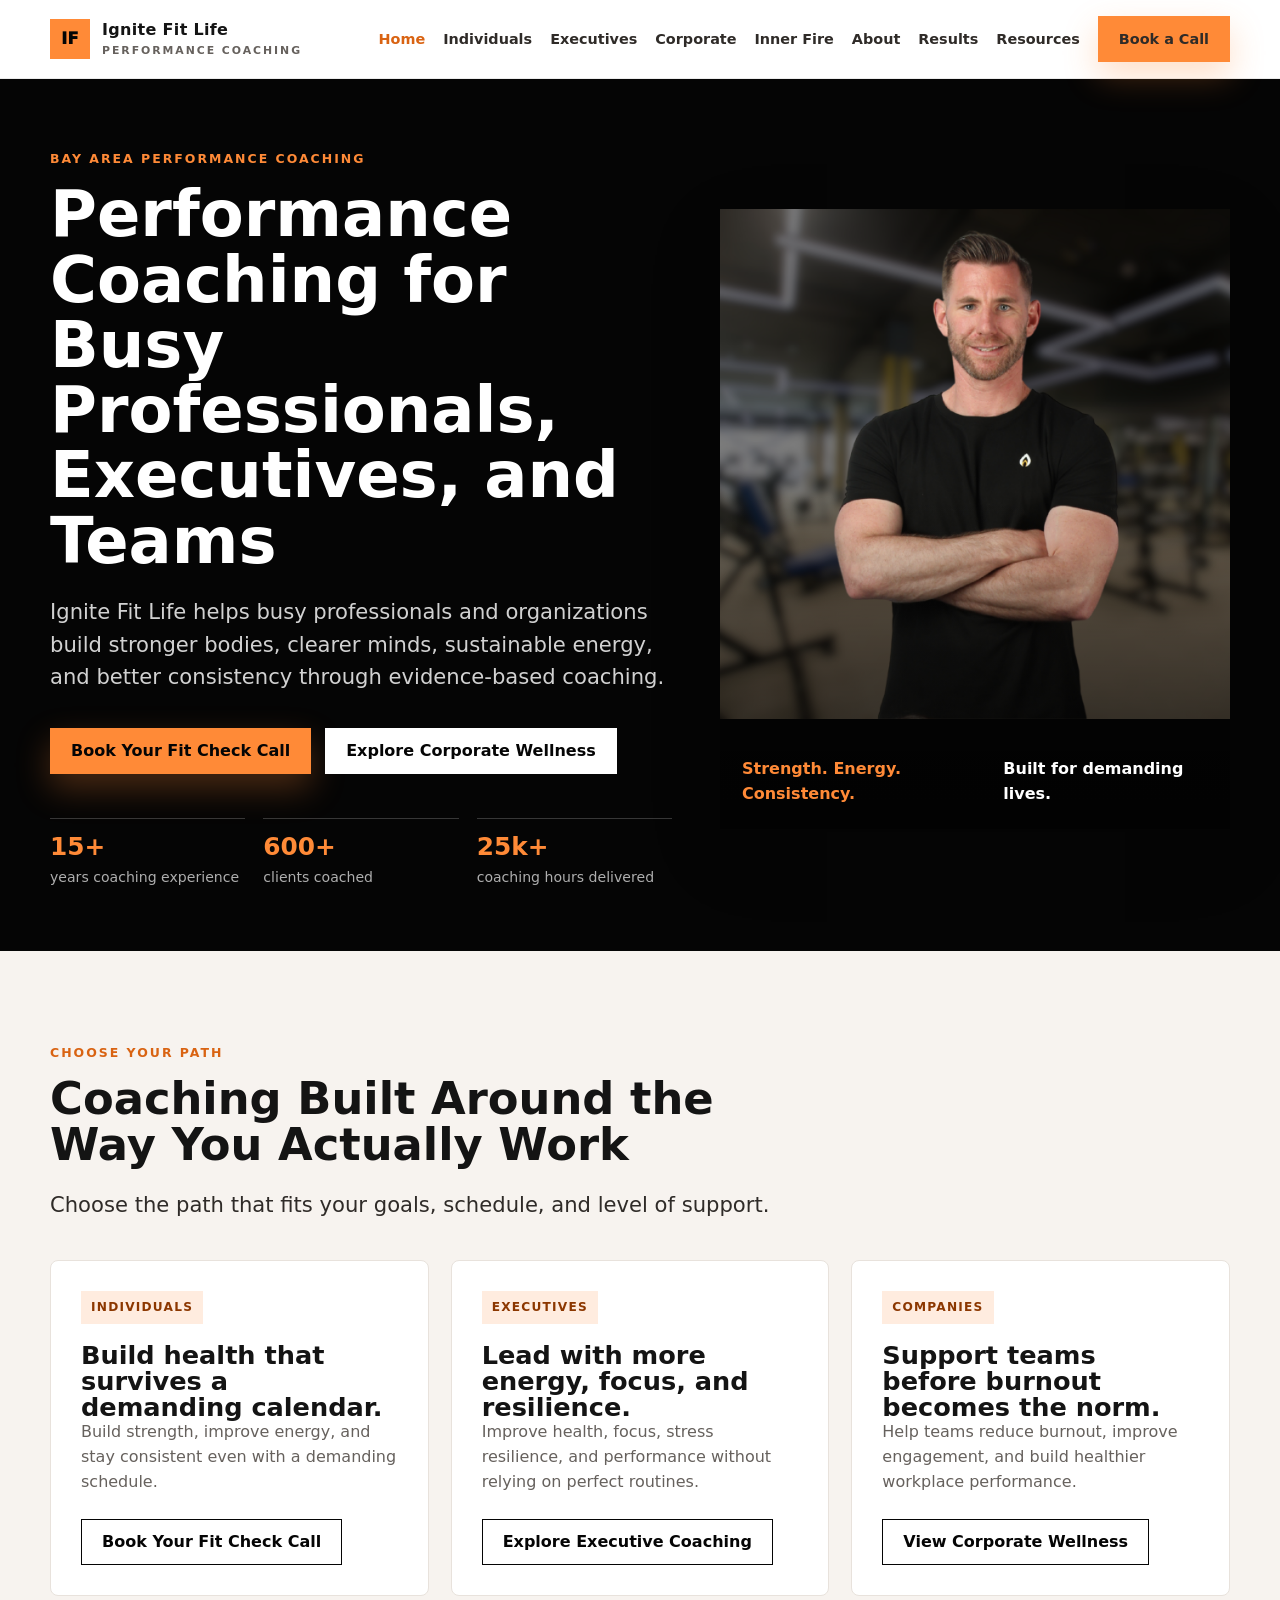
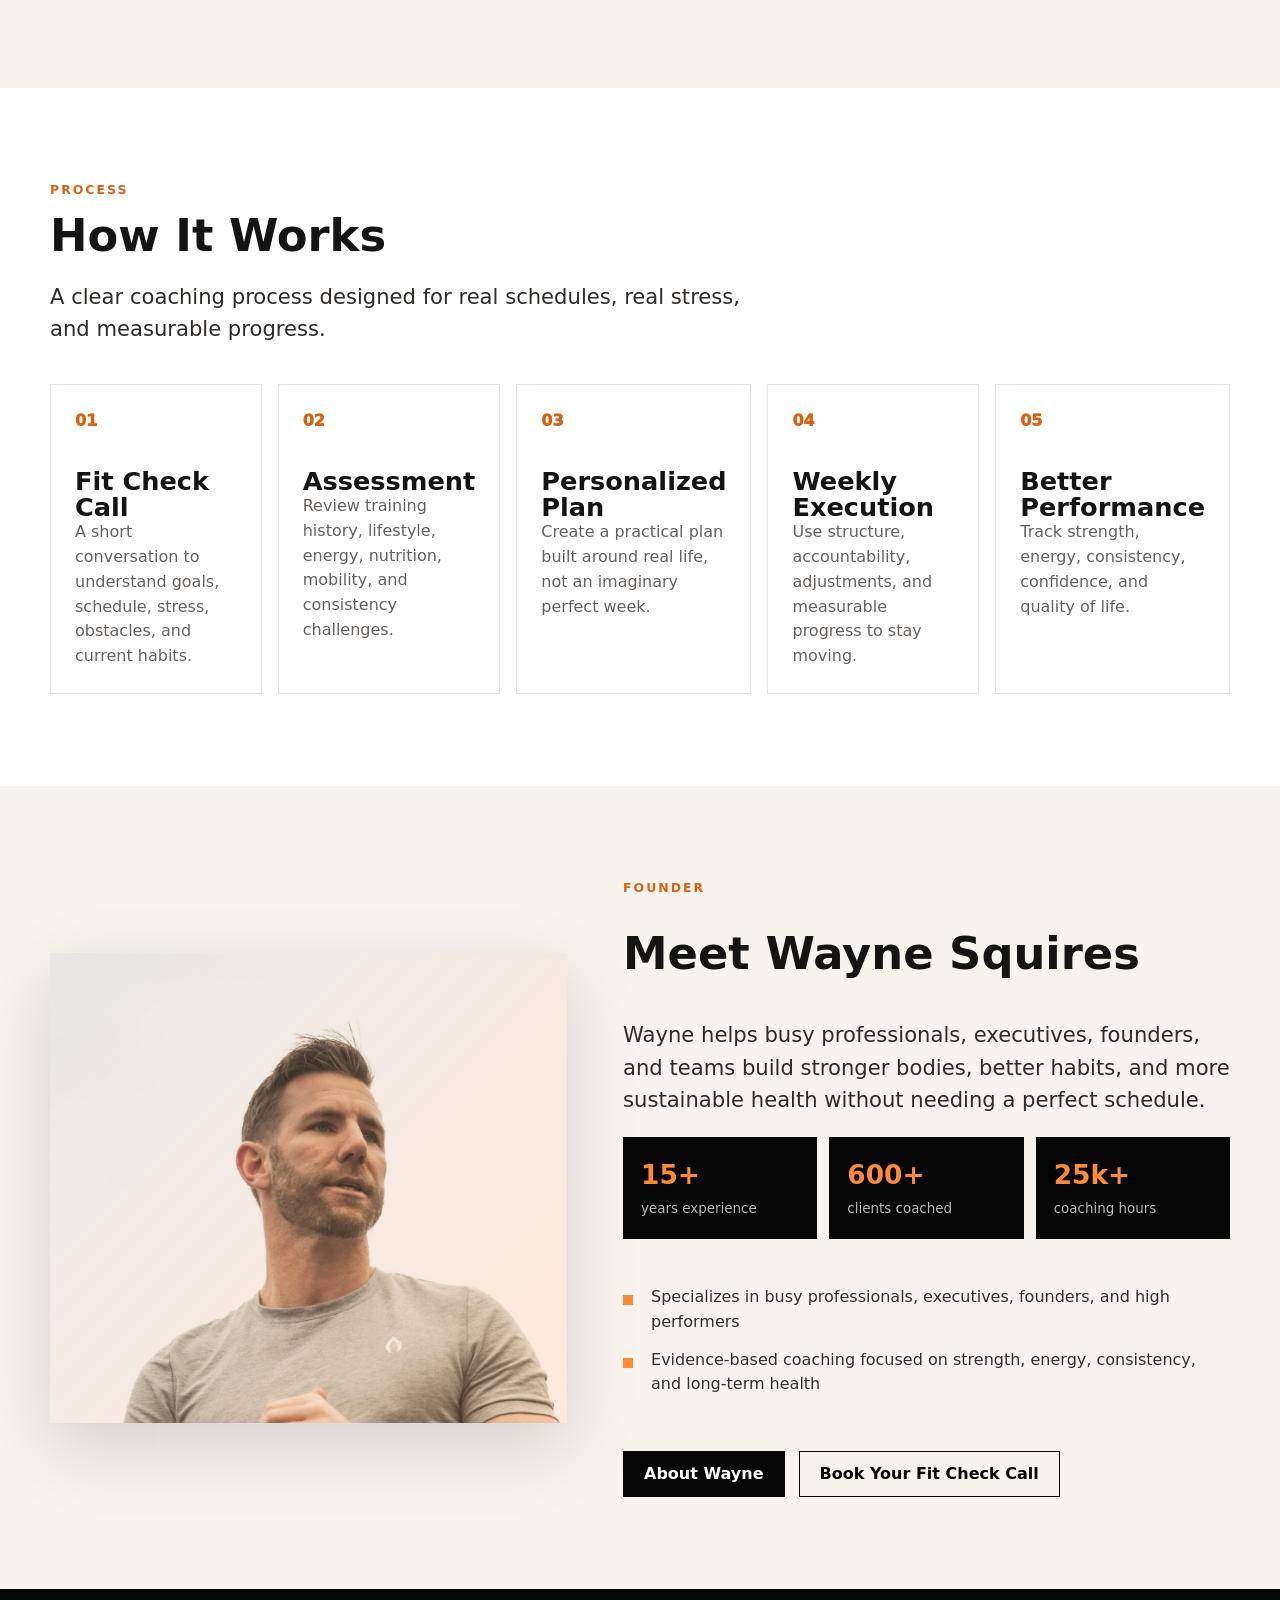
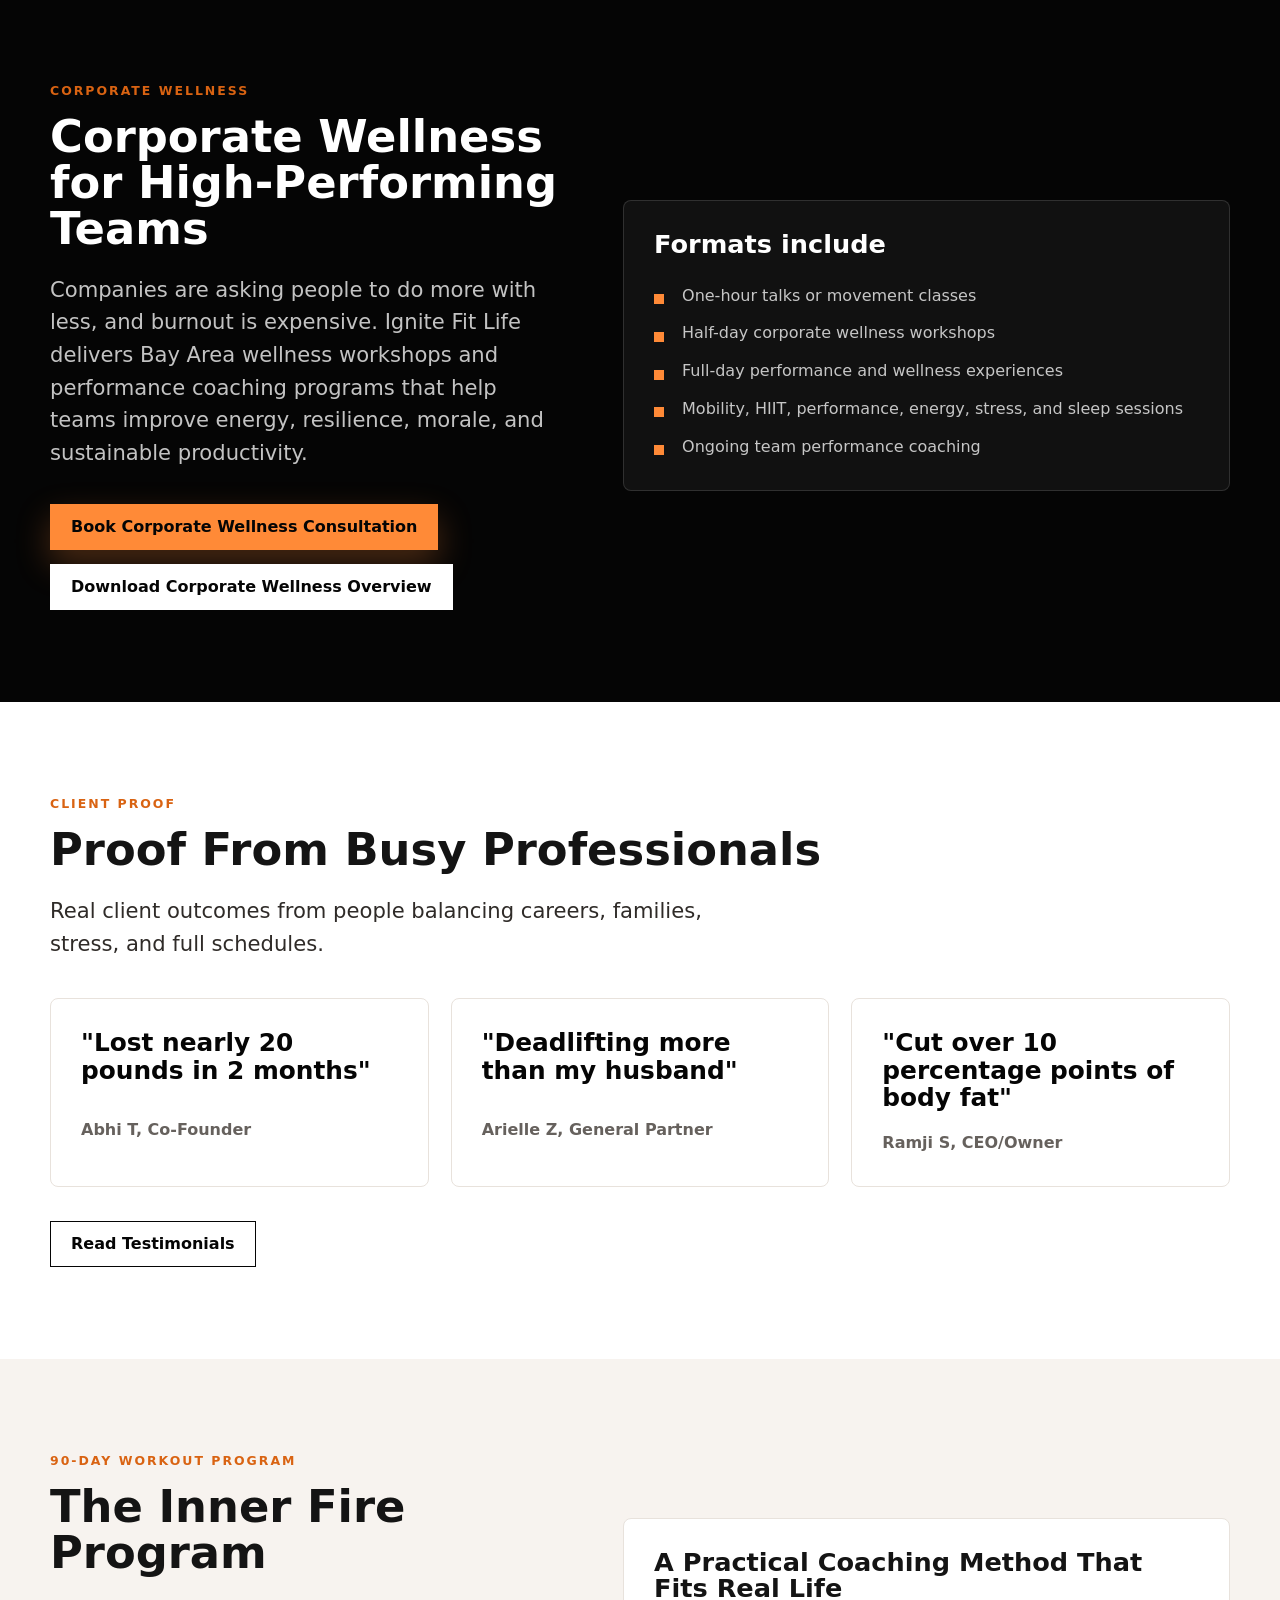
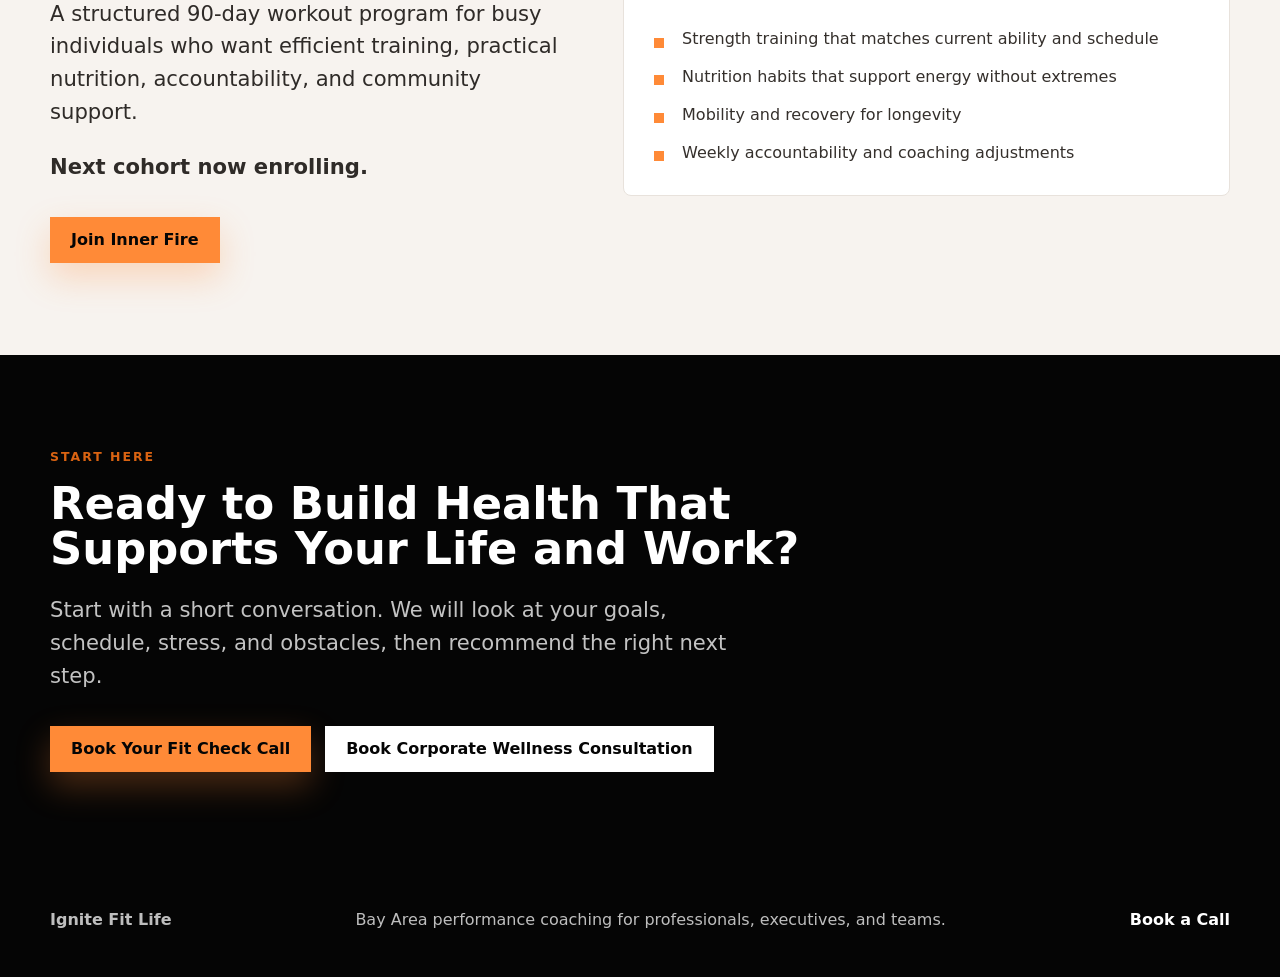
<file: index.html>
<!doctype html>
<html lang="en">
<head>
  <meta charset="utf-8">
  <meta name="viewport" content="width=device-width, initial-scale=1">
  <title>Ignite Fit Life | Executive Fitness Coaching & Corporate Wellness Bay Area</title>
  <meta name="description" content="Performance coaching for busy professionals, founders, executives, and teams in the San Francisco Bay Area.">
  <link rel="stylesheet" href="styles.css">
</head>
<body>
  <header class="site-header">
    <div class="nav-wrap">
      <a class="brand" href="index.html" aria-label="Ignite Fit Life home"><span class="brand-mark">IF</span><span>Ignite Fit Life<small>Performance Coaching</small></span></a>
      <button class="nav-toggle" aria-label="Open navigation" aria-expanded="false">+</button>
      <nav class="main-nav" aria-label="Main navigation">
        <a aria-current="page" href="index.html">Home</a>
        <a href="individual-coaching.html">Individuals</a>
        <a href="executive-performance-coaching.html">Executives</a>
        <a href="corporate-wellness.html">Corporate</a>
        <a href="inner-fire-program.html">Inner Fire</a>
        <a href="about-wayne.html">About</a>
        <a href="testimonials.html">Results</a>
        <a href="blog-resources.html">Resources</a>
        <a class="nav-cta" href="contact-book-call.html">Book a Call</a>
      </nav>
    </div>
  </header>

  <main>
    <section class="hero">
      <div class="hero-inner">
        <div>
          <p class="eyebrow">Bay Area performance coaching</p>
          <h1>Performance Coaching for Busy Professionals, Executives, and Teams</h1>
          <p class="lead">Ignite Fit Life helps busy professionals and organizations build stronger bodies, clearer minds, sustainable energy, and better consistency through evidence-based coaching.</p>
          <div class="hero-actions">
            <a class="button" href="https://coachingignitefitlife.com/schedule-page-9878" target="_blank" rel="noopener">Book Your Fit Check Call</a>
            <a class="button secondary" href="corporate-wellness.html">Explore Corporate Wellness</a>
          </div>
          <div class="hero-proof" aria-label="Coaching credibility">
            <div class="metric"><strong>15+</strong><span>years coaching experience</span></div>
            <div class="metric"><strong>600+</strong><span>clients coached</span></div>
            <div class="metric"><strong>25k+</strong><span>coaching hours delivered</span></div>
          </div>
        </div>
        <div class="hero-media">
          <img src="assets/wayne-hero.png" alt="Wayne Squires, founder of Ignite Fit Life, in a premium training space">
          <div class="media-note"><span>Strength. Energy. Consistency.</span><b>Built for demanding lives.</b></div>
        </div>
      </div>
    </section>

    <section class="section soft">
      <div class="container">
        <p class="eyebrow">Choose your path</p>
        <h2>Coaching Built Around the Way You Actually Work</h2>
        <p class="lead">Choose the path that fits your goals, schedule, and level of support.</p>
        <div class="grid three" style="margin-top:38px">
          <article class="card">
            <span class="tag">Individuals</span>
            <h3>Build health that survives a demanding calendar.</h3>
            <p>Build strength, improve energy, and stay consistent even with a demanding schedule.</p>
            <a class="button outline" href="https://coachingignitefitlife.com/schedule-page-9878" target="_blank" rel="noopener">Book Your Fit Check Call</a>
          </article>
          <article class="card">
            <span class="tag">Executives</span>
            <h3>Lead with more energy, focus, and resilience.</h3>
            <p>Improve health, focus, stress resilience, and performance without relying on perfect routines.</p>
            <a class="button outline" href="executive-performance-coaching.html">Explore Executive Coaching</a>
          </article>
          <article class="card">
            <span class="tag">Companies</span>
            <h3>Support teams before burnout becomes the norm.</h3>
            <p>Help teams reduce burnout, improve engagement, and build healthier workplace performance.</p>
            <a class="button outline" href="corporate-wellness.html">View Corporate Wellness</a>
          </article>
        </div>
      </div>
    </section>

    <section class="section">
      <div class="container">
        <p class="eyebrow">Process</p>
        <h2>How It Works</h2>
        <p class="lead">A clear coaching process designed for real schedules, real stress, and measurable progress.</p>
        <div class="timeline">
          <div class="step"><h3>Fit Check Call</h3><p class="muted">A short conversation to understand goals, schedule, stress, obstacles, and current habits.</p></div>
          <div class="step"><h3>Assessment</h3><p class="muted">Review training history, lifestyle, energy, nutrition, mobility, and consistency challenges.</p></div>
          <div class="step"><h3>Personalized Plan</h3><p class="muted">Create a practical plan built around real life, not an imaginary perfect week.</p></div>
          <div class="step"><h3>Weekly Execution</h3><p class="muted">Use structure, accountability, adjustments, and measurable progress to stay moving.</p></div>
          <div class="step"><h3>Better Performance</h3><p class="muted">Track strength, energy, consistency, confidence, and quality of life.</p></div>
        </div>
      </div>
    </section>

    <section class="section soft">
      <div class="container split">
        <div class="image-block" role="img" aria-label="Wayne Squires coaching a busy professional in San Francisco"></div>
        <div class="profile-panel">
          <p class="eyebrow">Founder</p>
          <h2>Meet Wayne Squires</h2>
          <p class="lead">Wayne helps busy professionals, executives, founders, and teams build stronger bodies, better habits, and more sustainable health without needing a perfect schedule.</p>
          <div class="stat-grid">
            <div class="stat"><strong>15+</strong><span>years experience</span></div>
            <div class="stat"><strong>600+</strong><span>clients coached</span></div>
            <div class="stat"><strong>25k+</strong><span>coaching hours</span></div>
          </div>
          <ul class="list">
            <li>Specializes in busy professionals, executives, founders, and high performers</li>
            <li>Evidence-based coaching focused on strength, energy, consistency, and long-term health</li>
          </ul>
          <div class="cta-row"><a class="button dark" href="about-wayne.html">About Wayne</a><a class="button outline" href="https://coachingignitefitlife.com/schedule-page-9878" target="_blank" rel="noopener">Book Your Fit Check Call</a></div>
        </div>
      </div>
    </section>

    <section class="section dark-band">
      <div class="container split">
        <div>
          <p class="eyebrow">Corporate wellness</p>
          <h2>Corporate Wellness for High-Performing Teams</h2>
          <p class="lead">Companies are asking people to do more with less, and burnout is expensive. Ignite Fit Life delivers Bay Area wellness workshops and performance coaching programs that help teams improve energy, resilience, morale, and sustainable productivity.</p>
          <div class="cta-row"><a class="button" href="https://link.apisystem.tech/widget/form/KlIVUCkovBRQIQa1qWDo" target="_blank" rel="noopener">Book Corporate Wellness Consultation</a><a class="button secondary" href="assets/ignite-corporate-wellness-brochure.pdf" target="_blank" rel="noopener">Download Corporate Wellness Overview</a></div>
        </div>
        <div class="card dark-card">
          <h3>Formats include</h3>
          <ul class="list">
            <li>One-hour talks or movement classes</li>
            <li>Half-day corporate wellness workshops</li>
            <li>Full-day performance and wellness experiences</li>
            <li>Mobility, HIIT, performance, energy, stress, and sleep sessions</li>
            <li>Ongoing team performance coaching</li>
          </ul>
        </div>
      </div>
    </section>

    <section class="section">
      <div class="container">
        <p class="eyebrow">Client proof</p>
        <h2>Proof From Busy Professionals</h2>
        <p class="lead">Real client outcomes from people balancing careers, families, stress, and full schedules.</p>
        <div class="grid four grid three" style="margin-top:38px">
          <article class="card quote"><blockquote>"Lost nearly 20 pounds in 2 months"</blockquote><cite>Abhi T, Co-Founder</cite></article>
          <article class="card quote"><blockquote>"Deadlifting more than my husband"</blockquote><cite>Arielle Z, General Partner</cite></article>
          <article class="card quote"><blockquote>"Cut over 10 percentage points of body fat"</blockquote><cite>Ramji S, CEO/Owner</cite></article>
        </div>
        <div class="cta-row"><a class="button outline" href="testimonials.html">Read Testimonials</a></div>
      </div>
    </section>

    <section class="section soft">
      <div class="container split">
        <div>
          <p class="eyebrow">90-day workout program</p>
          <h2>The Inner Fire Program</h2>
          <p class="lead">A structured 90-day workout program for busy individuals who want efficient training, practical nutrition, accountability, and community support.</p>
          <p class="lead"><b>Next cohort now enrolling.</b></p>
          <div class="cta-row"><a class="button" href="inner-fire-program.html">Join Inner Fire</a></div>
        </div>
        <div class="card">
          <h3>A Practical Coaching Method That Fits Real Life</h3>
          <ul class="list">
            <li>Strength training that matches current ability and schedule</li>
            <li>Nutrition habits that support energy without extremes</li>
            <li>Mobility and recovery for longevity</li>
            <li>Weekly accountability and coaching adjustments</li>
          </ul>
        </div>
      </div>
    </section>

    <section class="section dark-band">
      <div class="container">
        <p class="eyebrow">Start here</p>
        <h2>Ready to Build Health That Supports Your Life and Work?</h2>
        <p class="lead">Start with a short conversation. We will look at your goals, schedule, stress, and obstacles, then recommend the right next step.</p>
        <div class="cta-row"><a class="button" href="https://coachingignitefitlife.com/schedule-page-9878" target="_blank" rel="noopener">Book Your Fit Check Call</a><a class="button secondary" href="https://link.apisystem.tech/widget/form/KlIVUCkovBRQIQa1qWDo" target="_blank" rel="noopener">Book Corporate Wellness Consultation</a></div>
      </div>
    </section>
  </main>

  <footer class="footer"><div class="footer-inner"><b>Ignite Fit Life</b><span>Bay Area performance coaching for professionals, executives, and teams.</span><a href="contact-book-call.html">Book a Call</a></div></footer>
  <script src="script.js"></script>
</body>
</html>
</file>
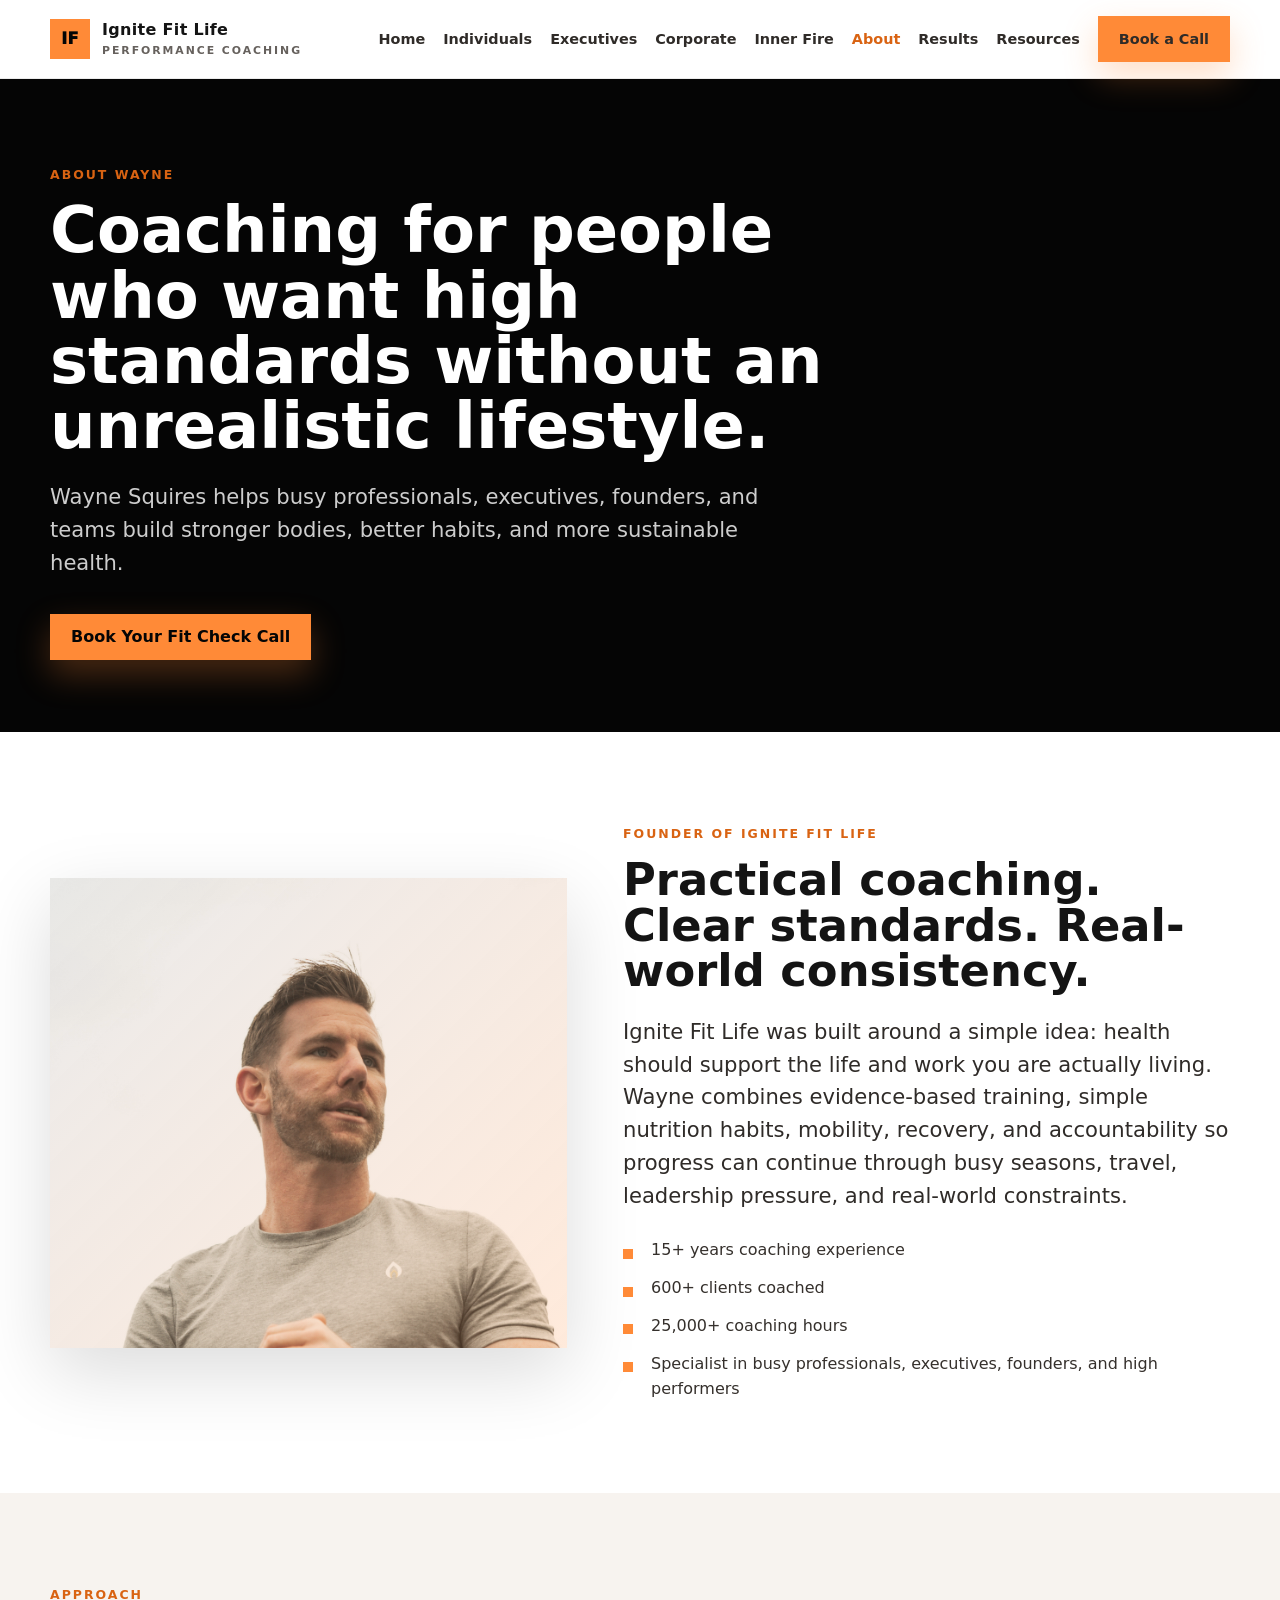
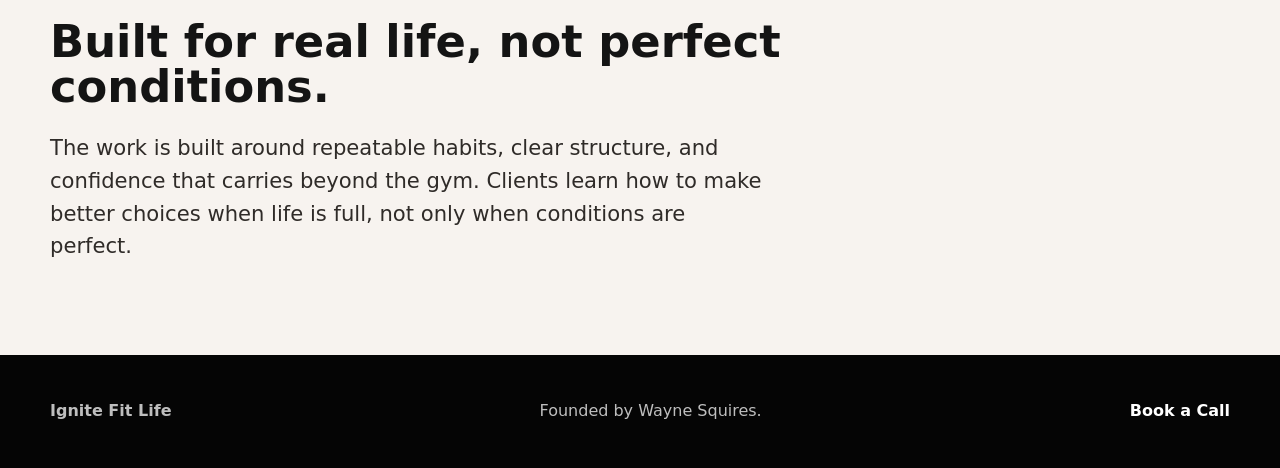
<file: about-wayne.html>
<!doctype html>
<html lang="en">
<head>
  <meta charset="utf-8">
  <meta name="viewport" content="width=device-width, initial-scale=1">
  <title>About Wayne Squires | Ignite Fit Life</title>
  <meta name="description" content="Meet Wayne Squires, founder of Ignite Fit Life and performance coach for busy professionals, executives, and teams.">
  <link rel="stylesheet" href="styles.css">
</head>
<body>
  <header class="site-header"><div class="nav-wrap"><a class="brand" href="index.html"><span class="brand-mark">IF</span><span>Ignite Fit Life<small>Performance Coaching</small></span></a><button class="nav-toggle" aria-label="Open navigation" aria-expanded="false">+</button><nav class="main-nav"><a href="index.html">Home</a><a href="individual-coaching.html">Individuals</a><a href="executive-performance-coaching.html">Executives</a><a href="corporate-wellness.html">Corporate</a><a href="inner-fire-program.html">Inner Fire</a><a aria-current="page" href="about-wayne.html">About</a><a href="testimonials.html">Results</a><a href="blog-resources.html">Resources</a><a class="nav-cta" href="contact-book-call.html">Book a Call</a></nav></div></header>
  <main>
    <section class="page-hero"><div class="container"><p class="eyebrow">About Wayne</p><h1>Coaching for people who want high standards without an unrealistic lifestyle.</h1><p class="lead">Wayne Squires helps busy professionals, executives, founders, and teams build stronger bodies, better habits, and more sustainable health.</p><div class="cta-row"><a class="button" href="https://coachingignitefitlife.com/schedule-page-9878" target="_blank" rel="noopener">Book Your Fit Check Call</a></div></div></section>
    <section class="section"><div class="container split"><div class="image-block" role="img" aria-label="Wayne Squires coaching a busy professional"></div><div><p class="eyebrow">Founder of Ignite Fit Life</p><h2>Practical coaching. Clear standards. Real-world consistency.</h2><p class="lead">Ignite Fit Life was built around a simple idea: health should support the life and work you are actually living. Wayne combines evidence-based training, simple nutrition habits, mobility, recovery, and accountability so progress can continue through busy seasons, travel, leadership pressure, and real-world constraints.</p><ul class="list"><li>15+ years coaching experience</li><li>600+ clients coached</li><li>25,000+ coaching hours</li><li>Specialist in busy professionals, executives, founders, and high performers</li></ul></div></div></section>
    <section class="section soft"><div class="container"><p class="eyebrow">Approach</p><h2>Built for real life, not perfect conditions.</h2><p class="lead">The work is built around repeatable habits, clear structure, and confidence that carries beyond the gym. Clients learn how to make better choices when life is full, not only when conditions are perfect.</p></div></section>
  </main>
  <footer class="footer"><div class="footer-inner"><b>Ignite Fit Life</b><span>Founded by Wayne Squires.</span><a href="contact-book-call.html">Book a Call</a></div></footer><script src="script.js"></script>
</body>
</html>
</file>
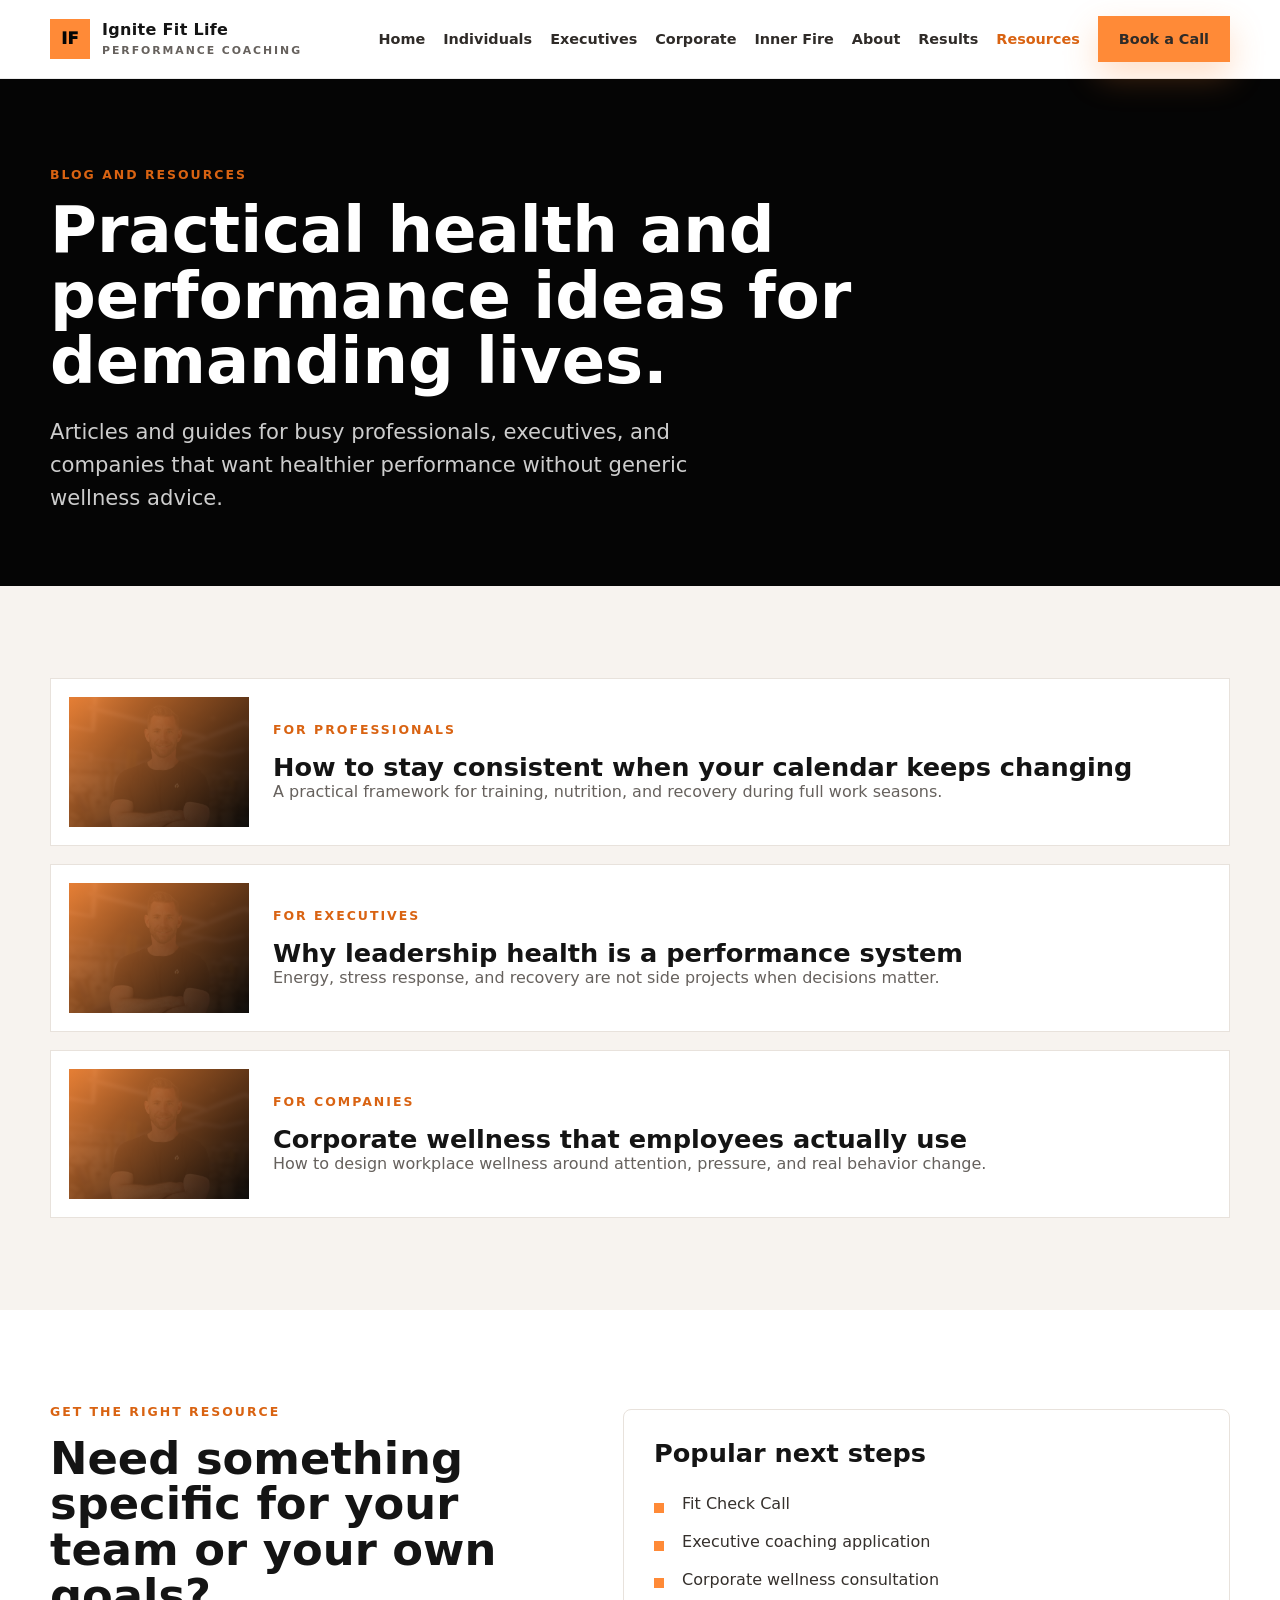
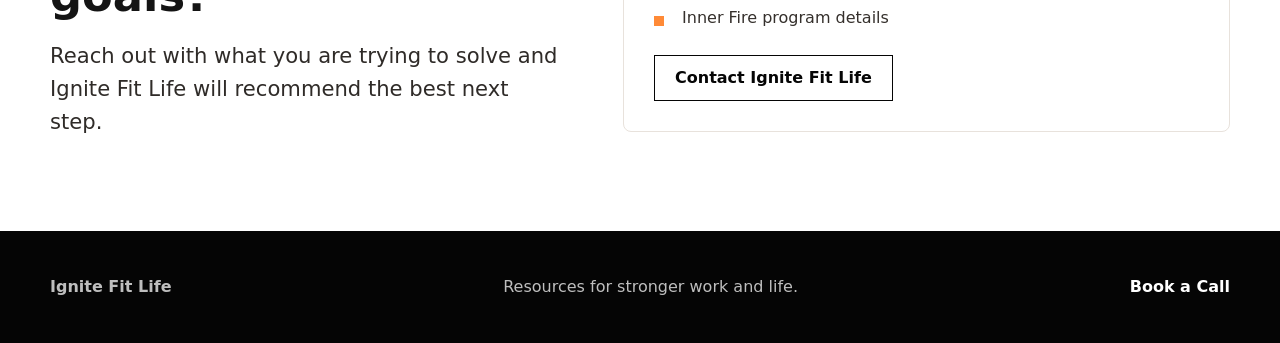
<file: blog-resources.html>
<!doctype html>
<html lang="en">
<head>
  <meta charset="utf-8">
  <meta name="viewport" content="width=device-width, initial-scale=1">
  <title>Blog and Resources | Ignite Fit Life</title>
  <meta name="description" content="Performance coaching resources for busy professionals, executives, teams, and Bay Area companies.">
  <link rel="stylesheet" href="styles.css">
</head>
<body>
  <header class="site-header"><div class="nav-wrap"><a class="brand" href="index.html"><span class="brand-mark">IF</span><span>Ignite Fit Life<small>Performance Coaching</small></span></a><button class="nav-toggle" aria-label="Open navigation" aria-expanded="false">+</button><nav class="main-nav"><a href="index.html">Home</a><a href="individual-coaching.html">Individuals</a><a href="executive-performance-coaching.html">Executives</a><a href="corporate-wellness.html">Corporate</a><a href="inner-fire-program.html">Inner Fire</a><a href="about-wayne.html">About</a><a href="testimonials.html">Results</a><a aria-current="page" href="blog-resources.html">Resources</a><a class="nav-cta" href="contact-book-call.html">Book a Call</a></nav></div></header>
  <main>
    <section class="page-hero"><div class="container"><p class="eyebrow">Blog and resources</p><h1>Practical health and performance ideas for demanding lives.</h1><p class="lead">Articles and guides for busy professionals, executives, and companies that want healthier performance without generic wellness advice.</p></div></section>
    <section class="section soft"><div class="container"><div class="resource-list"><article class="resource"><div class="resource-thumb"></div><div><p class="eyebrow">For professionals</p><h3>How to stay consistent when your calendar keeps changing</h3><p class="muted">A practical framework for training, nutrition, and recovery during full work seasons.</p></div></article><article class="resource"><div class="resource-thumb"></div><div><p class="eyebrow">For executives</p><h3>Why leadership health is a performance system</h3><p class="muted">Energy, stress response, and recovery are not side projects when decisions matter.</p></div></article><article class="resource"><div class="resource-thumb"></div><div><p class="eyebrow">For companies</p><h3>Corporate wellness that employees actually use</h3><p class="muted">How to design workplace wellness around attention, pressure, and real behavior change.</p></div></article></div></div></section>
    <section class="section"><div class="container split"><div><p class="eyebrow">Get the right resource</p><h2>Need something specific for your team or your own goals?</h2><p class="lead">Reach out with what you are trying to solve and Ignite Fit Life will recommend the best next step.</p></div><div class="card"><h3>Popular next steps</h3><ul class="list"><li>Fit Check Call</li><li>Executive coaching application</li><li>Corporate wellness consultation</li><li>Inner Fire program details</li></ul><a class="button outline" href="contact-book-call.html">Contact Ignite Fit Life</a></div></div></section>
  </main>
  <footer class="footer"><div class="footer-inner"><b>Ignite Fit Life</b><span>Resources for stronger work and life.</span><a href="contact-book-call.html">Book a Call</a></div></footer><script src="script.js"></script>
</body>
</html>
</file>
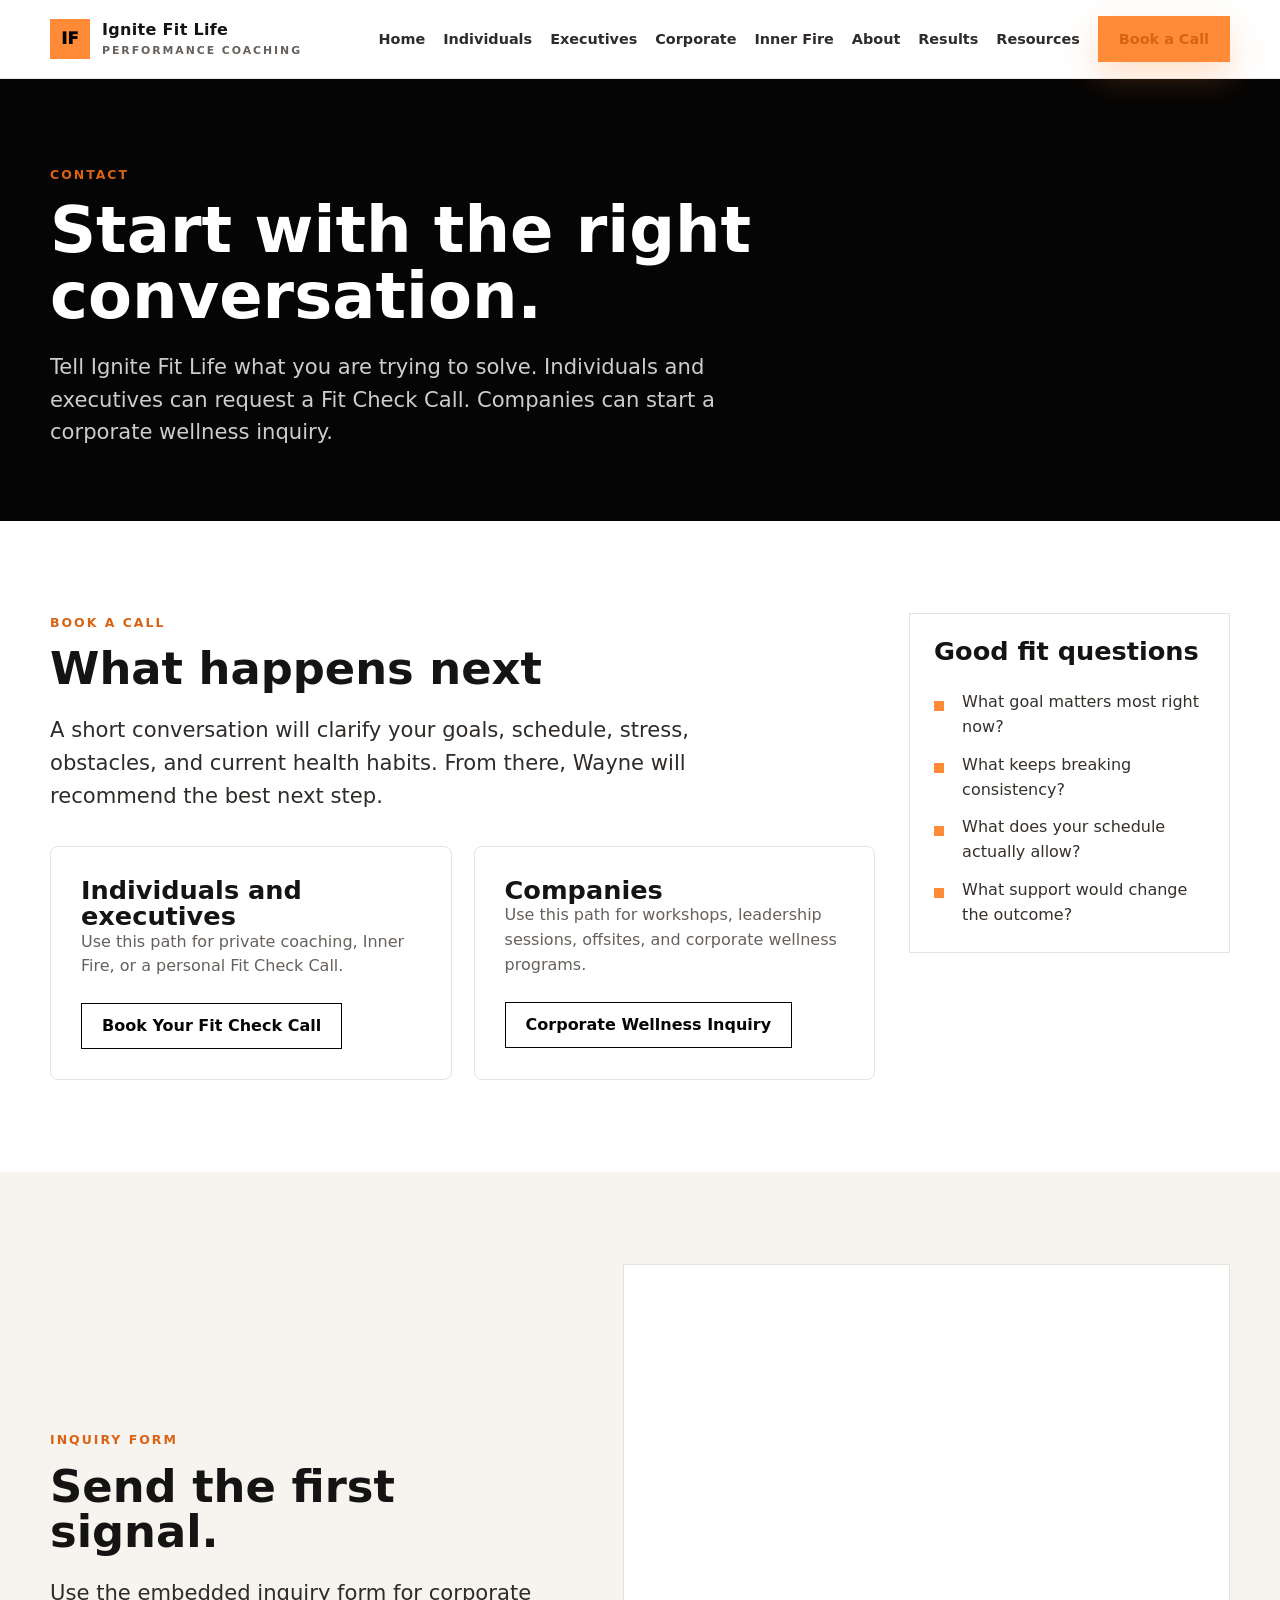
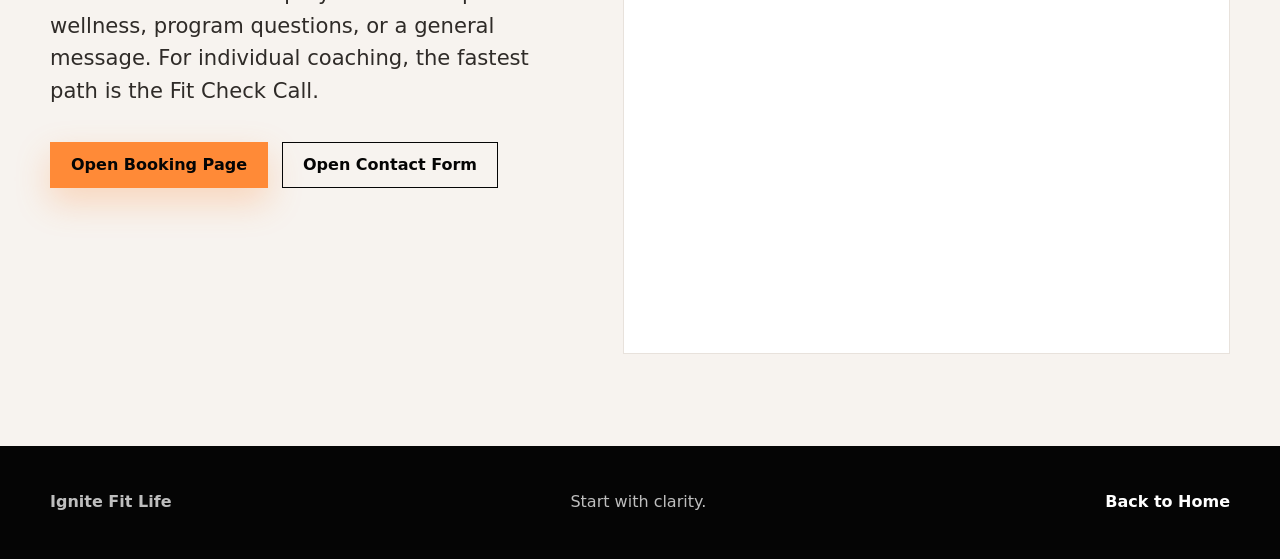
<file: contact-book-call.html>
<!doctype html>
<html lang="en">
<head>
  <meta charset="utf-8">
  <meta name="viewport" content="width=device-width, initial-scale=1">
  <title>Contact and Book a Call | Ignite Fit Life</title>
  <meta name="description" content="Book a Fit Check Call or corporate wellness consultation with Ignite Fit Life.">
  <link rel="stylesheet" href="styles.css">
</head>
<body>
  <header class="site-header"><div class="nav-wrap"><a class="brand" href="index.html"><span class="brand-mark">IF</span><span>Ignite Fit Life<small>Performance Coaching</small></span></a><button class="nav-toggle" aria-label="Open navigation" aria-expanded="false">+</button><nav class="main-nav"><a href="index.html">Home</a><a href="individual-coaching.html">Individuals</a><a href="executive-performance-coaching.html">Executives</a><a href="corporate-wellness.html">Corporate</a><a href="inner-fire-program.html">Inner Fire</a><a href="about-wayne.html">About</a><a href="testimonials.html">Results</a><a href="blog-resources.html">Resources</a><a aria-current="page" class="nav-cta" href="contact-book-call.html">Book a Call</a></nav></div></header>
  <main>
    <section class="page-hero"><div class="container"><p class="eyebrow">Contact</p><h1>Start with the right conversation.</h1><p class="lead">Tell Ignite Fit Life what you are trying to solve. Individuals and executives can request a Fit Check Call. Companies can start a corporate wellness inquiry.</p></div></section>
    <section class="section"><div class="container page-grid"><div><p class="eyebrow">Book a call</p><h2>What happens next</h2><p class="lead">A short conversation will clarify your goals, schedule, stress, obstacles, and current health habits. From there, Wayne will recommend the best next step.</p><div class="grid two" style="margin-top:34px"><article class="card"><h3>Individuals and executives</h3><p>Use this path for private coaching, Inner Fire, or a personal Fit Check Call.</p><a class="button outline" href="https://coachingignitefitlife.com/schedule-page-9878" target="_blank" rel="noopener">Book Your Fit Check Call</a></article><article class="card"><h3>Companies</h3><p>Use this path for workshops, leadership sessions, offsites, and corporate wellness programs.</p><a class="button outline" href="https://link.apisystem.tech/widget/form/KlIVUCkovBRQIQa1qWDo" target="_blank" rel="noopener">Corporate Wellness Inquiry</a></article></div></div><aside class="sidebar"><h3>Good fit questions</h3><ul class="list"><li>What goal matters most right now?</li><li>What keeps breaking consistency?</li><li>What does your schedule actually allow?</li><li>What support would change the outcome?</li></ul></aside></div></section>
    <section class="section soft" id="inquiry"><div class="container split"><div><p class="eyebrow">Inquiry form</p><h2>Send the first signal.</h2><p class="lead">Use the embedded inquiry form for corporate wellness, program questions, or a general message. For individual coaching, the fastest path is the Fit Check Call.</p><div class="cta-row"><a class="button" href="https://coachingignitefitlife.com/schedule-page-9878" target="_blank" rel="noopener">Open Booking Page</a><a class="button outline" href="https://link.apisystem.tech/widget/form/KlIVUCkovBRQIQa1qWDo" target="_blank" rel="noopener">Open Contact Form</a></div></div><iframe class="embed-frame" src="https://link.apisystem.tech/widget/form/KlIVUCkovBRQIQa1qWDo" title="Ignite Fit Life contact form"></iframe></div></section>
  </main>
  <footer class="footer"><div class="footer-inner"><b>Ignite Fit Life</b><span>Start with clarity.</span><a href="index.html">Back to Home</a></div></footer><script src="script.js"></script>
</body>
</html>
</file>
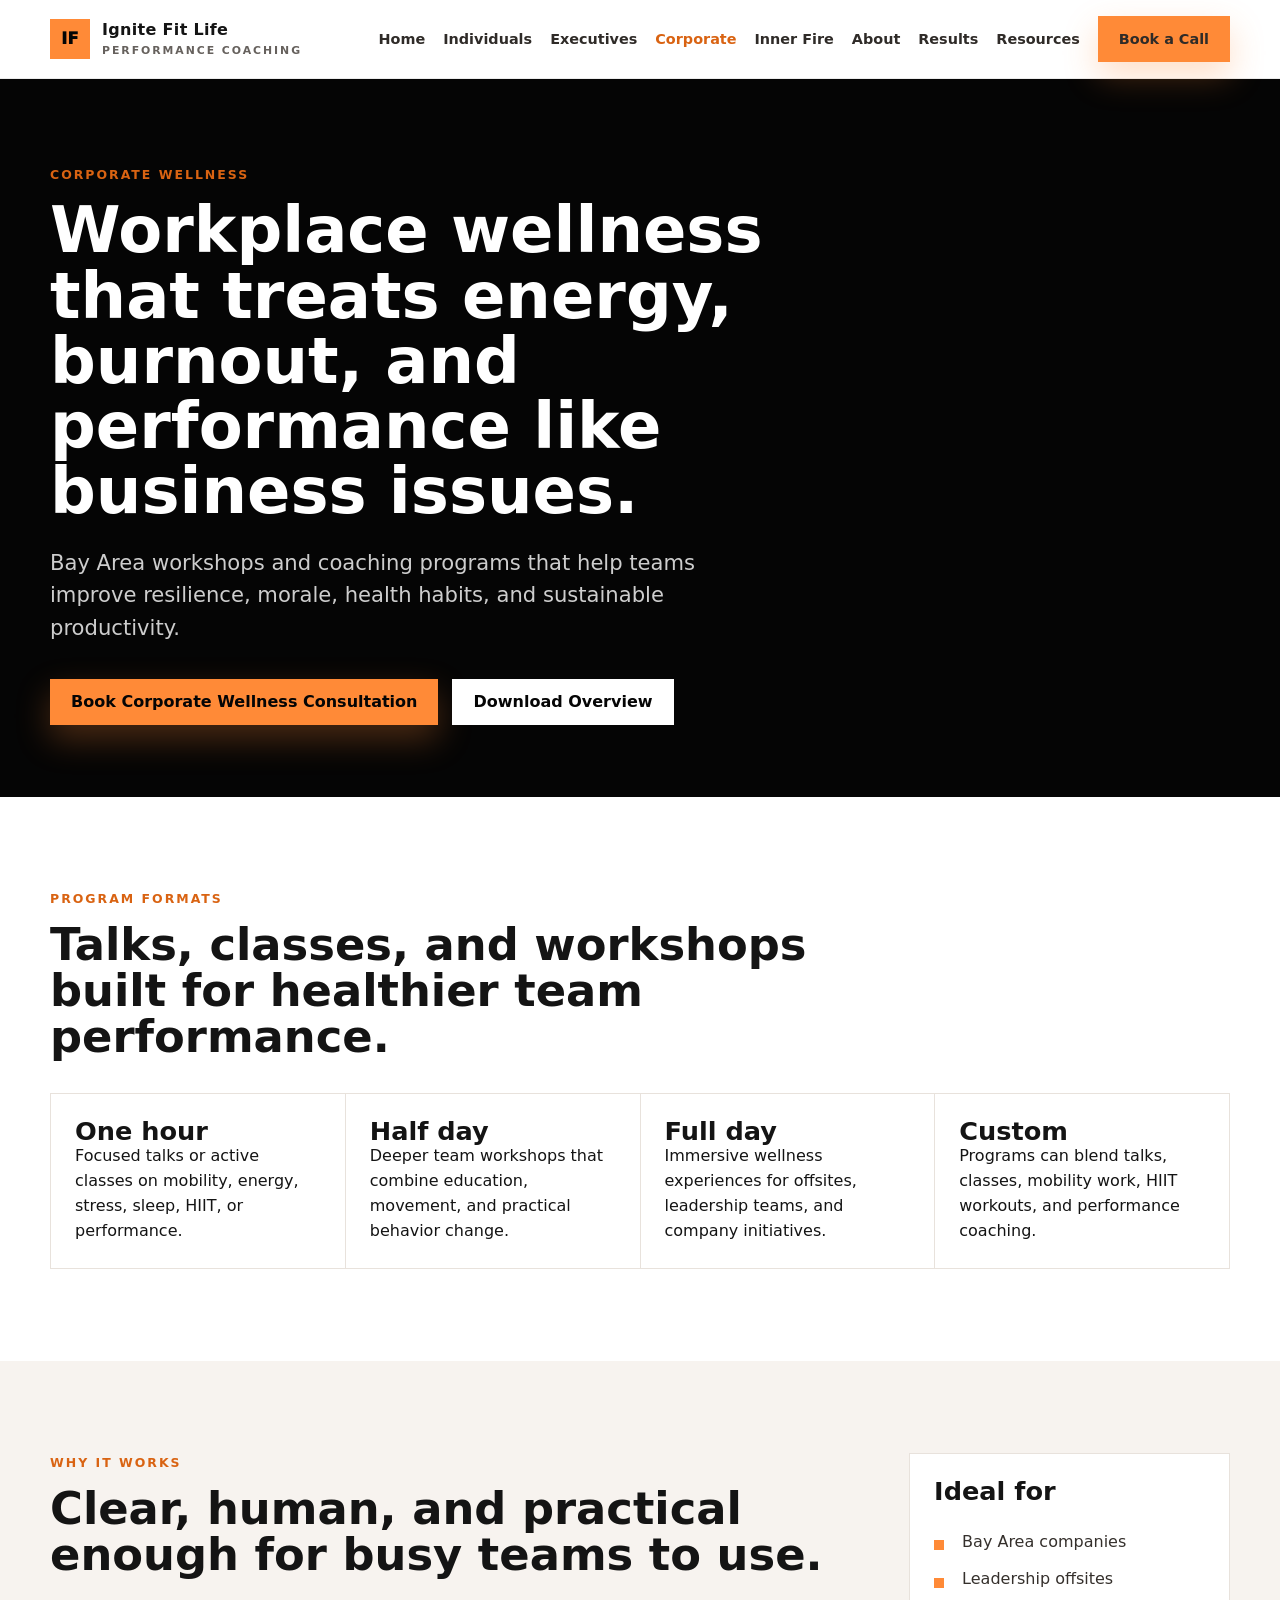
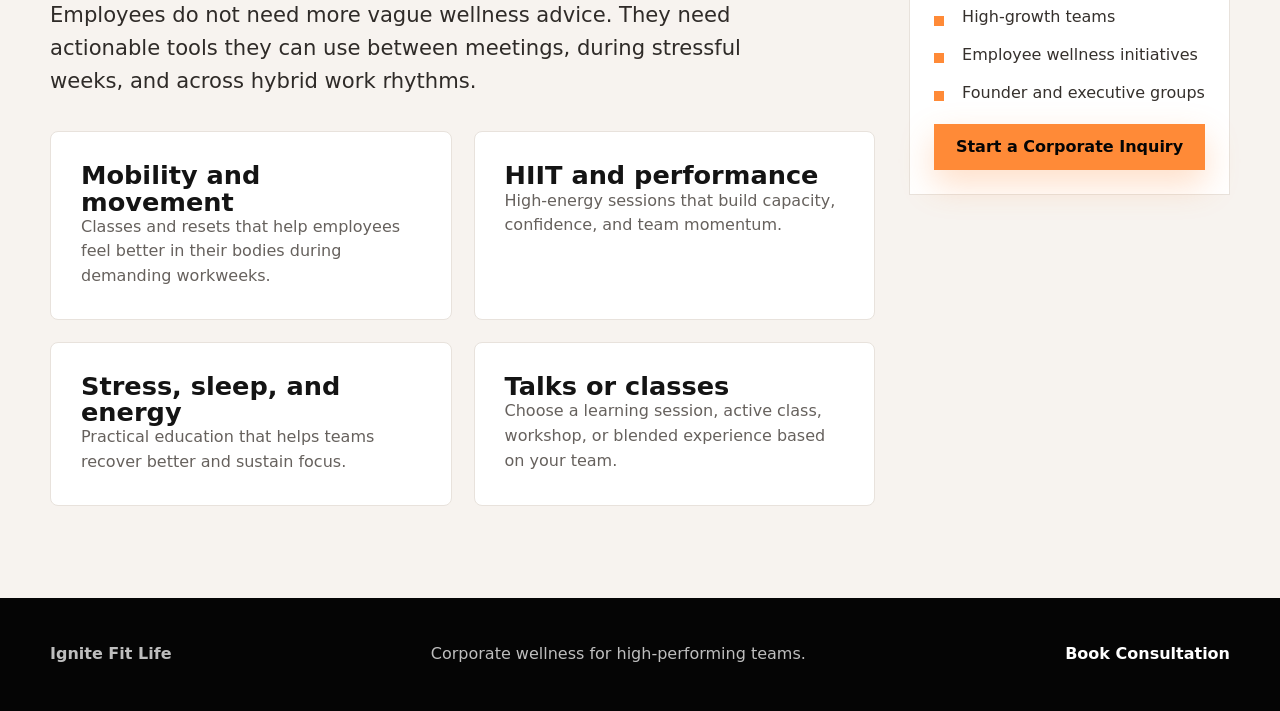
<file: corporate-wellness.html>
<!doctype html>
<html lang="en">
<head>
  <meta charset="utf-8">
  <meta name="viewport" content="width=device-width, initial-scale=1">
  <title>Corporate Wellness | Ignite Fit Life</title>
  <meta name="description" content="Corporate wellness workshops and performance coaching for Bay Area companies and leadership teams.">
  <link rel="stylesheet" href="styles.css">
</head>
<body>
  <header class="site-header"><div class="nav-wrap"><a class="brand" href="index.html"><span class="brand-mark">IF</span><span>Ignite Fit Life<small>Performance Coaching</small></span></a><button class="nav-toggle" aria-label="Open navigation" aria-expanded="false">+</button><nav class="main-nav"><a href="index.html">Home</a><a href="individual-coaching.html">Individuals</a><a href="executive-performance-coaching.html">Executives</a><a aria-current="page" href="corporate-wellness.html">Corporate</a><a href="inner-fire-program.html">Inner Fire</a><a href="about-wayne.html">About</a><a href="testimonials.html">Results</a><a href="blog-resources.html">Resources</a><a class="nav-cta" href="contact-book-call.html">Book a Call</a></nav></div></header>
  <main>
    <section class="page-hero"><div class="container"><p class="eyebrow">Corporate wellness</p><h1>Workplace wellness that treats energy, burnout, and performance like business issues.</h1><p class="lead">Bay Area workshops and coaching programs that help teams improve resilience, morale, health habits, and sustainable productivity.</p><div class="cta-row"><a class="button" href="https://link.apisystem.tech/widget/form/KlIVUCkovBRQIQa1qWDo" target="_blank" rel="noopener">Book Corporate Wellness Consultation</a><a class="button secondary" href="assets/ignite-corporate-wellness-brochure.pdf" target="_blank" rel="noopener">Download Overview</a></div></div></section>
    <section class="section" id="formats"><div class="container"><p class="eyebrow">Program formats</p><h2>Talks, classes, and workshops built for healthier team performance.</h2><div class="program-strip" style="margin-top:34px"><div><h3>One hour</h3><p>Focused talks or active classes on mobility, energy, stress, sleep, HIIT, or performance.</p></div><div><h3>Half day</h3><p>Deeper team workshops that combine education, movement, and practical behavior change.</p></div><div><h3>Full day</h3><p>Immersive wellness experiences for offsites, leadership teams, and company initiatives.</p></div><div><h3>Custom</h3><p>Programs can blend talks, classes, mobility work, HIIT workouts, and performance coaching.</p></div></div></div></section>
    <section class="section soft"><div class="container page-grid"><div><p class="eyebrow">Why it works</p><h2>Clear, human, and practical enough for busy teams to use.</h2><p class="lead">Employees do not need more vague wellness advice. They need actionable tools they can use between meetings, during stressful weeks, and across hybrid work rhythms.</p><div class="grid two" style="margin-top:34px"><article class="card"><h3>Mobility and movement</h3><p>Classes and resets that help employees feel better in their bodies during demanding workweeks.</p></article><article class="card"><h3>HIIT and performance</h3><p>High-energy sessions that build capacity, confidence, and team momentum.</p></article><article class="card"><h3>Stress, sleep, and energy</h3><p>Practical education that helps teams recover better and sustain focus.</p></article><article class="card"><h3>Talks or classes</h3><p>Choose a learning session, active class, workshop, or blended experience based on your team.</p></article></div></div><aside class="sidebar"><h3>Ideal for</h3><ul class="list"><li>Bay Area companies</li><li>Leadership offsites</li><li>High-growth teams</li><li>Employee wellness initiatives</li><li>Founder and executive groups</li></ul><a class="button" href="https://link.apisystem.tech/widget/form/KlIVUCkovBRQIQa1qWDo" target="_blank" rel="noopener">Start a Corporate Inquiry</a></aside></div></section>
  </main>
  <footer class="footer"><div class="footer-inner"><b>Ignite Fit Life</b><span>Corporate wellness for high-performing teams.</span><a href="https://link.apisystem.tech/widget/form/KlIVUCkovBRQIQa1qWDo" target="_blank" rel="noopener">Book Consultation</a></div></footer><script src="script.js"></script>
</body>
</html>
</file>
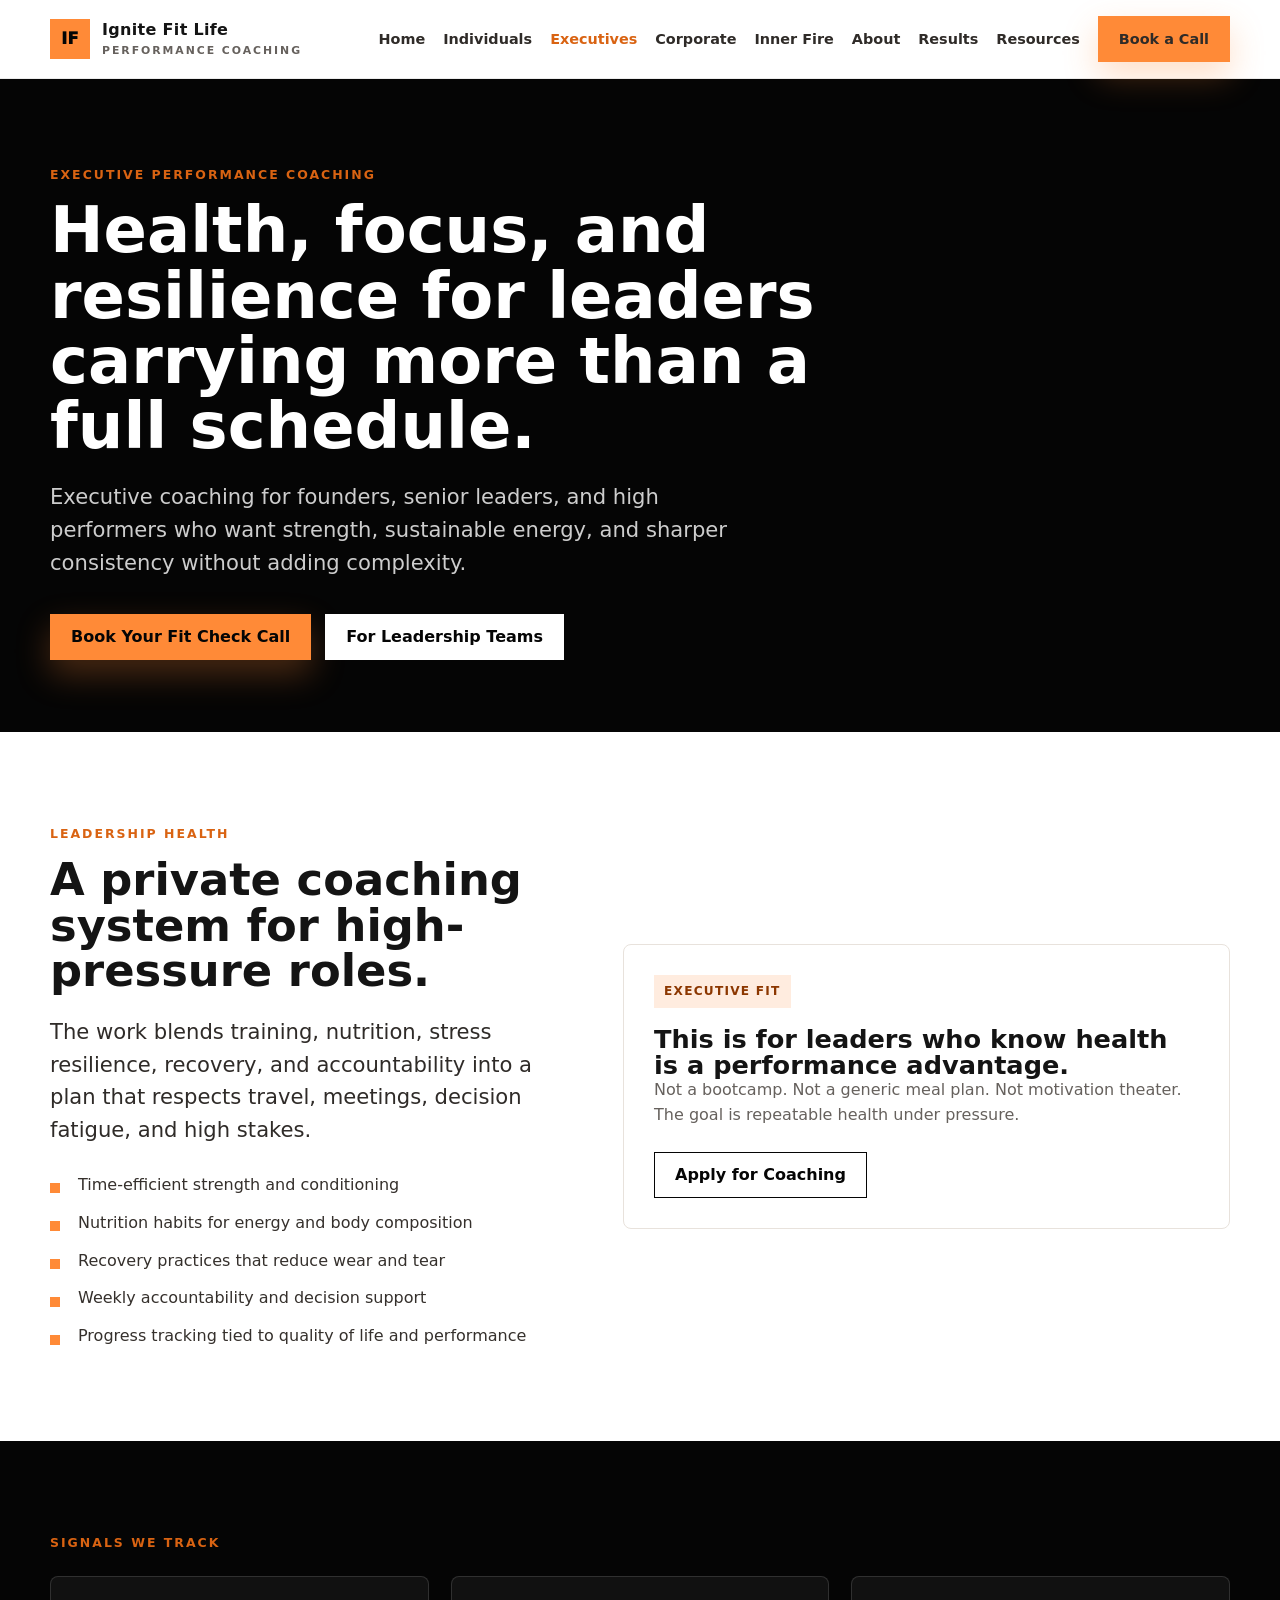
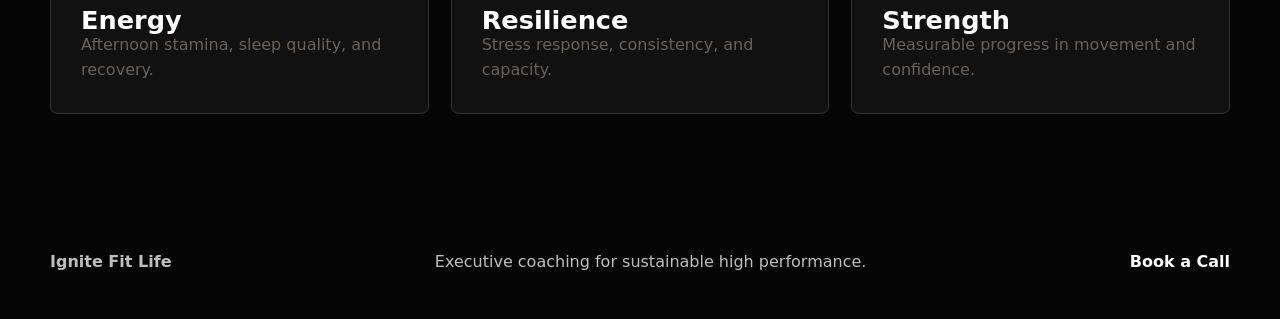
<file: executive-performance-coaching.html>
<!doctype html>
<html lang="en">
<head>
  <meta charset="utf-8">
  <meta name="viewport" content="width=device-width, initial-scale=1">
  <title>Executive Performance Coaching | Ignite Fit Life</title>
  <meta name="description" content="Executive performance coaching for founders, leaders, and high performers who need energy, resilience, and health under pressure.">
  <link rel="stylesheet" href="styles.css">
</head>
<body>
  <header class="site-header"><div class="nav-wrap"><a class="brand" href="index.html"><span class="brand-mark">IF</span><span>Ignite Fit Life<small>Performance Coaching</small></span></a><button class="nav-toggle" aria-label="Open navigation" aria-expanded="false">+</button><nav class="main-nav"><a href="index.html">Home</a><a href="individual-coaching.html">Individuals</a><a aria-current="page" href="executive-performance-coaching.html">Executives</a><a href="corporate-wellness.html">Corporate</a><a href="inner-fire-program.html">Inner Fire</a><a href="about-wayne.html">About</a><a href="testimonials.html">Results</a><a href="blog-resources.html">Resources</a><a class="nav-cta" href="contact-book-call.html">Book a Call</a></nav></div></header>
  <main>
    <section class="page-hero"><div class="container"><p class="eyebrow">Executive performance coaching</p><h1>Health, focus, and resilience for leaders carrying more than a full schedule.</h1><p class="lead">Executive coaching for founders, senior leaders, and high performers who want strength, sustainable energy, and sharper consistency without adding complexity.</p><div class="cta-row"><a class="button" href="https://coachingignitefitlife.com/schedule-page-9878" target="_blank" rel="noopener">Book Your Fit Check Call</a><a class="button secondary" href="corporate-wellness.html">For Leadership Teams</a></div></div></section>
    <section class="section"><div class="container split"><div><p class="eyebrow">Leadership health</p><h2>A private coaching system for high-pressure roles.</h2><p class="lead">The work blends training, nutrition, stress resilience, recovery, and accountability into a plan that respects travel, meetings, decision fatigue, and high stakes.</p><ul class="list"><li>Time-efficient strength and conditioning</li><li>Nutrition habits for energy and body composition</li><li>Recovery practices that reduce wear and tear</li><li>Weekly accountability and decision support</li><li>Progress tracking tied to quality of life and performance</li></ul></div><div class="card"><span class="tag">Executive fit</span><h3>This is for leaders who know health is a performance advantage.</h3><p>Not a bootcamp. Not a generic meal plan. Not motivation theater. The goal is repeatable health under pressure.</p><a class="button outline" href="https://coachingignitefitlife.com/schedule-page-9878" target="_blank" rel="noopener">Apply for Coaching</a></div></div></section>
    <section class="section dark-band"><div class="container"><p class="eyebrow">Signals we track</p><div class="grid three" style="margin-top:24px"><article class="card dark-card"><h3>Energy</h3><p>Afternoon stamina, sleep quality, and recovery.</p></article><article class="card dark-card"><h3>Resilience</h3><p>Stress response, consistency, and capacity.</p></article><article class="card dark-card"><h3>Strength</h3><p>Measurable progress in movement and confidence.</p></article></div></div></section>
  </main>
  <footer class="footer"><div class="footer-inner"><b>Ignite Fit Life</b><span>Executive coaching for sustainable high performance.</span><a href="contact-book-call.html">Book a Call</a></div></footer><script src="script.js"></script>
</body>
</html>
</file>
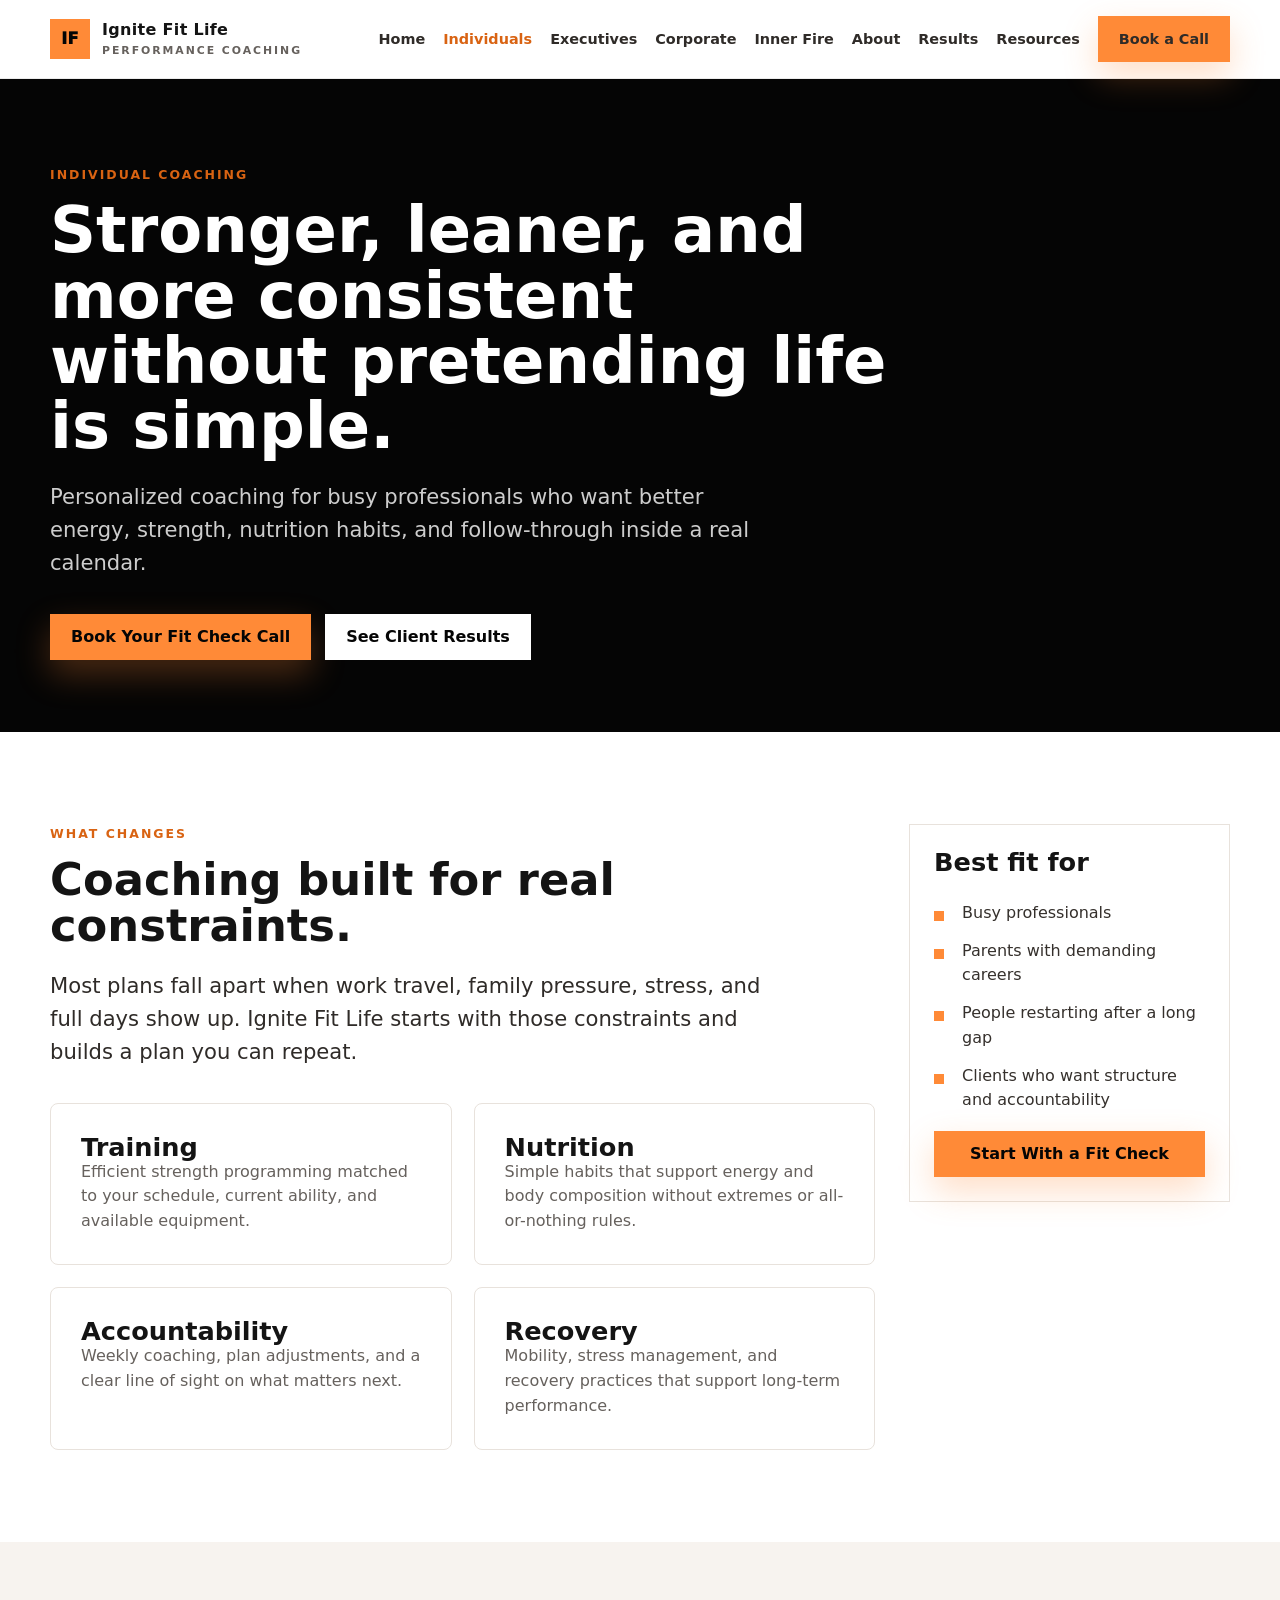
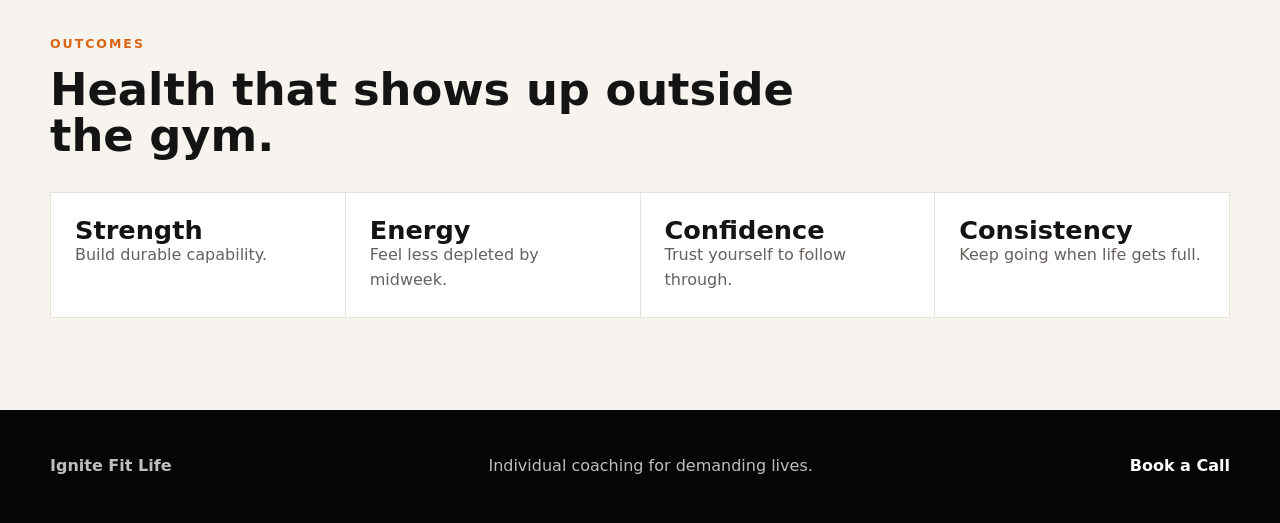
<file: individual-coaching.html>
<!doctype html>
<html lang="en">
<head>
  <meta charset="utf-8">
  <meta name="viewport" content="width=device-width, initial-scale=1">
  <title>Individual Coaching | Ignite Fit Life</title>
  <meta name="description" content="Individual performance coaching for busy Bay Area professionals who want strength, energy, and consistency.">
  <link rel="stylesheet" href="styles.css">
</head>
<body>
  <header class="site-header"><div class="nav-wrap"><a class="brand" href="index.html"><span class="brand-mark">IF</span><span>Ignite Fit Life<small>Performance Coaching</small></span></a><button class="nav-toggle" aria-label="Open navigation" aria-expanded="false">+</button><nav class="main-nav"><a href="index.html">Home</a><a aria-current="page" href="individual-coaching.html">Individuals</a><a href="executive-performance-coaching.html">Executives</a><a href="corporate-wellness.html">Corporate</a><a href="inner-fire-program.html">Inner Fire</a><a href="about-wayne.html">About</a><a href="testimonials.html">Results</a><a href="blog-resources.html">Resources</a><a class="nav-cta" href="contact-book-call.html">Book a Call</a></nav></div></header>
  <main>
    <section class="page-hero"><div class="container"><p class="eyebrow">Individual coaching</p><h1>Stronger, leaner, and more consistent without pretending life is simple.</h1><p class="lead">Personalized coaching for busy professionals who want better energy, strength, nutrition habits, and follow-through inside a real calendar.</p><div class="cta-row"><a class="button" href="https://coachingignitefitlife.com/schedule-page-9878" target="_blank" rel="noopener">Book Your Fit Check Call</a><a class="button secondary" href="testimonials.html">See Client Results</a></div></div></section>
    <section class="section"><div class="container page-grid"><div><p class="eyebrow">What changes</p><h2>Coaching built for real constraints.</h2><p class="lead">Most plans fall apart when work travel, family pressure, stress, and full days show up. Ignite Fit Life starts with those constraints and builds a plan you can repeat.</p><div class="grid two" style="margin-top:34px"><article class="card"><h3>Training</h3><p>Efficient strength programming matched to your schedule, current ability, and available equipment.</p></article><article class="card"><h3>Nutrition</h3><p>Simple habits that support energy and body composition without extremes or all-or-nothing rules.</p></article><article class="card"><h3>Accountability</h3><p>Weekly coaching, plan adjustments, and a clear line of sight on what matters next.</p></article><article class="card"><h3>Recovery</h3><p>Mobility, stress management, and recovery practices that support long-term performance.</p></article></div></div><aside class="sidebar"><h3>Best fit for</h3><ul class="list"><li>Busy professionals</li><li>Parents with demanding careers</li><li>People restarting after a long gap</li><li>Clients who want structure and accountability</li></ul><a class="button" href="https://coachingignitefitlife.com/schedule-page-9878" target="_blank" rel="noopener">Start With a Fit Check</a></aside></div></section>
    <section class="section soft"><div class="container"><p class="eyebrow">Outcomes</p><h2>Health that shows up outside the gym.</h2><div class="program-strip" style="margin-top:34px"><div><h3>Strength</h3><p class="muted">Build durable capability.</p></div><div><h3>Energy</h3><p class="muted">Feel less depleted by midweek.</p></div><div><h3>Confidence</h3><p class="muted">Trust yourself to follow through.</p></div><div><h3>Consistency</h3><p class="muted">Keep going when life gets full.</p></div></div></div></section>
  </main>
  <footer class="footer"><div class="footer-inner"><b>Ignite Fit Life</b><span>Individual coaching for demanding lives.</span><a href="contact-book-call.html">Book a Call</a></div></footer><script src="script.js"></script>
</body>
</html>
</file>
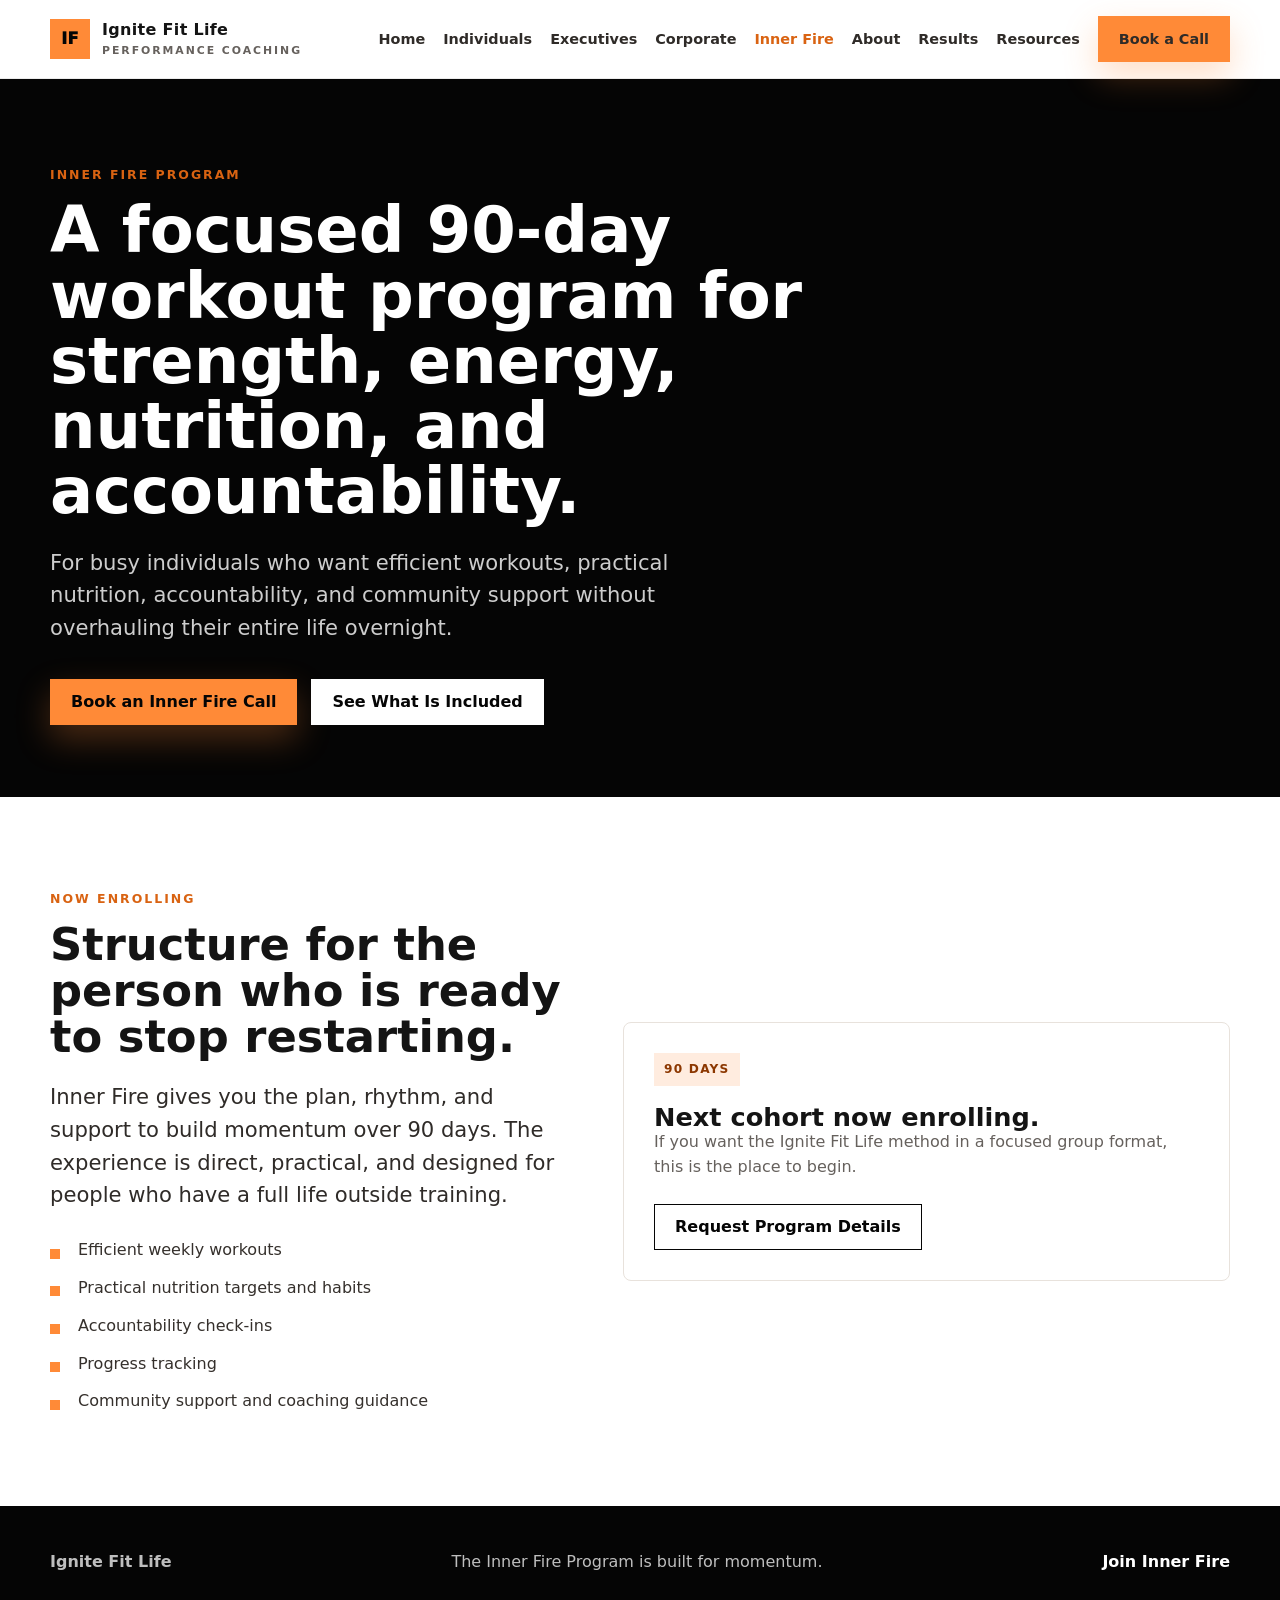
<file: inner-fire-program.html>
<!doctype html>
<html lang="en">
<head>
  <meta charset="utf-8">
  <meta name="viewport" content="width=device-width, initial-scale=1">
  <title>Inner Fire Program | Ignite Fit Life</title>
  <meta name="description" content="A 90-day workout program for busy individuals who want structure, accountability, strength, and practical nutrition.">
  <link rel="stylesheet" href="styles.css">
</head>
<body>
  <header class="site-header"><div class="nav-wrap"><a class="brand" href="index.html"><span class="brand-mark">IF</span><span>Ignite Fit Life<small>Performance Coaching</small></span></a><button class="nav-toggle" aria-label="Open navigation" aria-expanded="false">+</button><nav class="main-nav"><a href="index.html">Home</a><a href="individual-coaching.html">Individuals</a><a href="executive-performance-coaching.html">Executives</a><a href="corporate-wellness.html">Corporate</a><a aria-current="page" href="inner-fire-program.html">Inner Fire</a><a href="about-wayne.html">About</a><a href="testimonials.html">Results</a><a href="blog-resources.html">Resources</a><a class="nav-cta" href="contact-book-call.html">Book a Call</a></nav></div></header>
  <main>
    <section class="page-hero"><div class="container"><p class="eyebrow">Inner Fire Program</p><h1>A focused 90-day workout program for strength, energy, nutrition, and accountability.</h1><p class="lead">For busy individuals who want efficient workouts, practical nutrition, accountability, and community support without overhauling their entire life overnight.</p><div class="cta-row"><a class="button" href="https://coachingignitefitlife.com/schedule-page-9878" target="_blank" rel="noopener">Book an Inner Fire Call</a><a class="button secondary" href="#details">See What Is Included</a></div></div></section>
    <section class="section" id="details"><div class="container split"><div><p class="eyebrow">Now enrolling</p><h2>Structure for the person who is ready to stop restarting.</h2><p class="lead">Inner Fire gives you the plan, rhythm, and support to build momentum over 90 days. The experience is direct, practical, and designed for people who have a full life outside training.</p><ul class="list"><li>Efficient weekly workouts</li><li>Practical nutrition targets and habits</li><li>Accountability check-ins</li><li>Progress tracking</li><li>Community support and coaching guidance</li></ul></div><div class="card"><span class="tag">90 days</span><h3>Next cohort now enrolling.</h3><p>If you want the Ignite Fit Life method in a focused group format, this is the place to begin.</p><a class="button outline" href="https://link.apisystem.tech/widget/form/KlIVUCkovBRQIQa1qWDo" target="_blank" rel="noopener">Request Program Details</a></div></div></section>
  </main>
  <footer class="footer"><div class="footer-inner"><b>Ignite Fit Life</b><span>The Inner Fire Program is built for momentum.</span><a href="https://coachingignitefitlife.com/schedule-page-9878" target="_blank" rel="noopener">Join Inner Fire</a></div></footer><script src="script.js"></script>
</body>
</html>
</file>
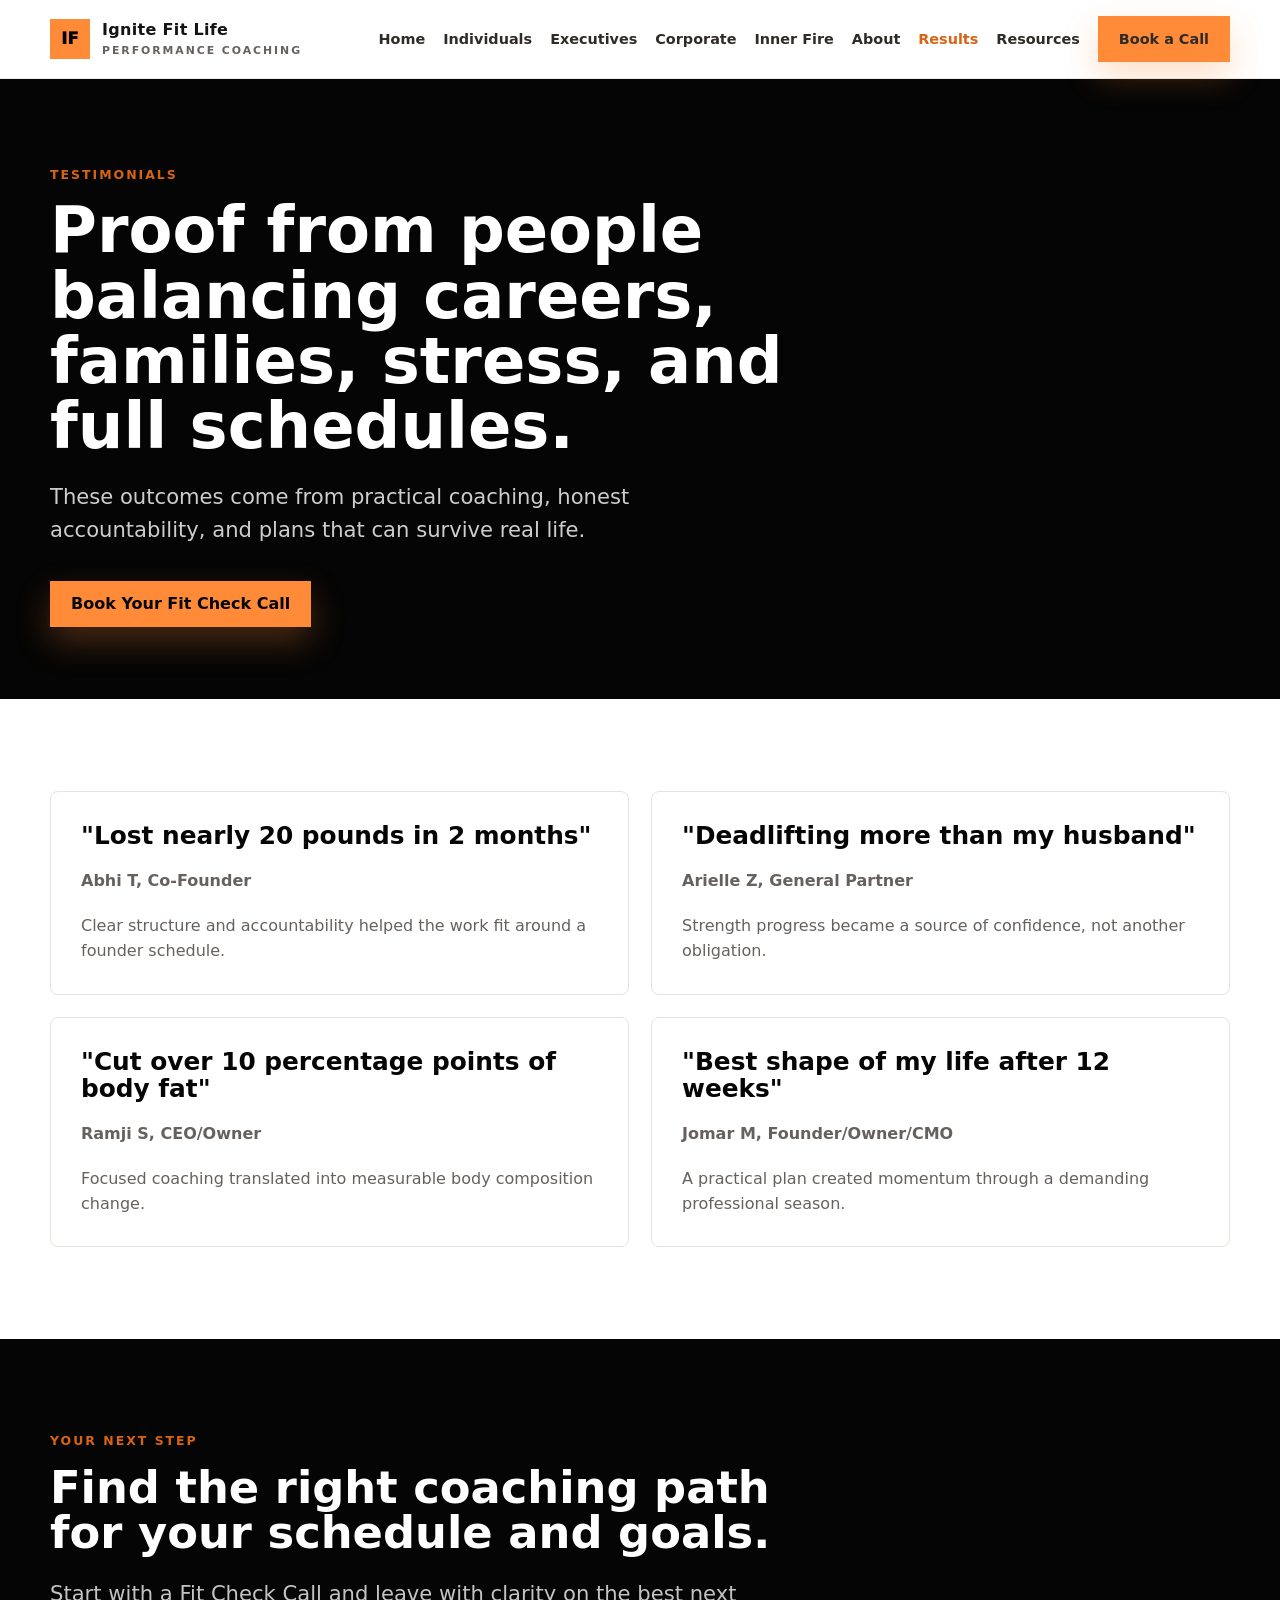
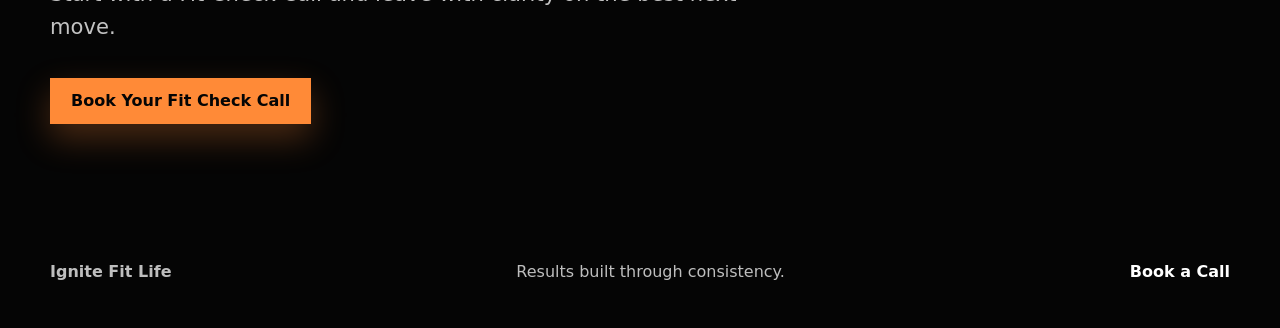
<file: testimonials.html>
<!doctype html>
<html lang="en">
<head>
  <meta charset="utf-8">
  <meta name="viewport" content="width=device-width, initial-scale=1">
  <title>Testimonials | Ignite Fit Life</title>
  <meta name="description" content="Client outcomes from Ignite Fit Life coaching for busy professionals, founders, executives, and high performers.">
  <link rel="stylesheet" href="styles.css">
</head>
<body>
  <header class="site-header"><div class="nav-wrap"><a class="brand" href="index.html"><span class="brand-mark">IF</span><span>Ignite Fit Life<small>Performance Coaching</small></span></a><button class="nav-toggle" aria-label="Open navigation" aria-expanded="false">+</button><nav class="main-nav"><a href="index.html">Home</a><a href="individual-coaching.html">Individuals</a><a href="executive-performance-coaching.html">Executives</a><a href="corporate-wellness.html">Corporate</a><a href="inner-fire-program.html">Inner Fire</a><a href="about-wayne.html">About</a><a aria-current="page" href="testimonials.html">Results</a><a href="blog-resources.html">Resources</a><a class="nav-cta" href="contact-book-call.html">Book a Call</a></nav></div></header>
  <main>
    <section class="page-hero"><div class="container"><p class="eyebrow">Testimonials</p><h1>Proof from people balancing careers, families, stress, and full schedules.</h1><p class="lead">These outcomes come from practical coaching, honest accountability, and plans that can survive real life.</p><div class="cta-row"><a class="button" href="https://coachingignitefitlife.com/schedule-page-9878" target="_blank" rel="noopener">Book Your Fit Check Call</a></div></div></section>
    <section class="section"><div class="container"><div class="grid two"><article class="card quote"><blockquote>"Lost nearly 20 pounds in 2 months"</blockquote><cite>Abhi T, Co-Founder</cite><p>Clear structure and accountability helped the work fit around a founder schedule.</p></article><article class="card quote"><blockquote>"Deadlifting more than my husband"</blockquote><cite>Arielle Z, General Partner</cite><p>Strength progress became a source of confidence, not another obligation.</p></article><article class="card quote"><blockquote>"Cut over 10 percentage points of body fat"</blockquote><cite>Ramji S, CEO/Owner</cite><p>Focused coaching translated into measurable body composition change.</p></article><article class="card quote"><blockquote>"Best shape of my life after 12 weeks"</blockquote><cite>Jomar M, Founder/Owner/CMO</cite><p>A practical plan created momentum through a demanding professional season.</p></article></div></div></section>
    <section class="section dark-band"><div class="container"><p class="eyebrow">Your next step</p><h2>Find the right coaching path for your schedule and goals.</h2><p class="lead">Start with a Fit Check Call and leave with clarity on the best next move.</p><div class="cta-row"><a class="button" href="https://coachingignitefitlife.com/schedule-page-9878" target="_blank" rel="noopener">Book Your Fit Check Call</a></div></div></section>
  </main>
  <footer class="footer"><div class="footer-inner"><b>Ignite Fit Life</b><span>Results built through consistency.</span><a href="contact-book-call.html">Book a Call</a></div></footer><script src="script.js"></script>
</body>
</html>
</file>
<file: styles.css>
:root {
  --black: #050505;
  --ink: #141414;
  --muted: #66615d;
  --line: #e8e2dc;
  --soft: #f7f3ef;
  --white: #ffffff;
  --orange: #ff8a37;
  --orange-dark: #d96312;
  --shadow: 0 24px 70px rgba(0, 0, 0, 0.14);
}

* {
  box-sizing: border-box;
}

html {
  scroll-behavior: smooth;
}

body {
  margin: 0;
  font-family: Inter, ui-sans-serif, system-ui, -apple-system, BlinkMacSystemFont, "Segoe UI", sans-serif;
  color: var(--ink);
  background: var(--white);
  line-height: 1.55;
}

img {
  display: block;
  width: 100%;
}

a {
  color: inherit;
  text-decoration: none;
}

.site-header {
  position: sticky;
  top: 0;
  z-index: 20;
  background: rgba(255, 255, 255, 0.94);
  border-bottom: 1px solid rgba(0, 0, 0, 0.08);
  backdrop-filter: blur(18px);
}

.nav-wrap {
  width: min(1180px, calc(100% - 32px));
  margin: 0 auto;
  min-height: 78px;
  display: flex;
  align-items: center;
  justify-content: space-between;
  gap: 20px;
}

.brand {
  display: flex;
  align-items: center;
  gap: 12px;
  font-weight: 900;
  letter-spacing: 0.02em;
}

.brand-mark {
  display: grid;
  place-items: center;
  width: 40px;
  height: 40px;
  color: var(--black);
  background: var(--orange);
  font-weight: 950;
}

.brand small {
  display: block;
  color: var(--muted);
  font-size: 0.68rem;
  font-weight: 750;
  letter-spacing: 0.18em;
  text-transform: uppercase;
}

.nav-toggle {
  display: none;
  width: 44px;
  height: 44px;
  border: 1px solid var(--line);
  background: var(--white);
  color: var(--black);
  font-size: 1.35rem;
}

.main-nav {
  display: flex;
  align-items: center;
  gap: 18px;
  font-size: 0.9rem;
  font-weight: 750;
}

.main-nav a {
  color: #2f2b28;
}

.main-nav a:hover,
.main-nav a[aria-current="page"] {
  color: var(--orange-dark);
}

.nav-cta,
.button {
  display: inline-flex;
  align-items: center;
  justify-content: center;
  min-height: 46px;
  padding: 0 20px;
  border: 1px solid transparent;
  background: var(--orange);
  color: var(--black);
  font-weight: 900;
  line-height: 1;
  box-shadow: 0 14px 34px rgba(255, 138, 55, 0.28);
}

.button.secondary {
  background: var(--white);
  color: var(--black);
  border-color: rgba(255, 255, 255, 0.55);
  box-shadow: none;
}

.button.outline {
  background: transparent;
  color: var(--black);
  border-color: var(--black);
  box-shadow: none;
}

.button.dark {
  background: var(--black);
  color: var(--white);
  box-shadow: none;
}

.section {
  padding: 92px 0;
}

.section.tight {
  padding: 64px 0;
}

.container {
  width: min(1180px, calc(100% - 32px));
  margin: 0 auto;
}

.eyebrow {
  margin: 0 0 14px;
  color: var(--orange-dark);
  font-size: 0.78rem;
  font-weight: 900;
  letter-spacing: 0.16em;
  text-transform: uppercase;
}

h1,
h2,
h3 {
  margin: 0;
  line-height: 1.02;
  letter-spacing: 0;
}

h1 {
  max-width: 850px;
  font-size: clamp(2.45rem, 5vw, 5.25rem);
}

h2 {
  max-width: 780px;
  font-size: clamp(1.85rem, 3.5vw, 3.4rem);
}

h3 {
  font-size: clamp(1.25rem, 2vw, 1.75rem);
}

p {
  margin: 0;
}

.lead {
  max-width: 720px;
  margin-top: 22px;
  color: #2f2b28;
  font-size: clamp(1.05rem, 2vw, 1.32rem);
}

.hero {
  min-height: calc(100svh - 78px);
  display: grid;
  align-items: stretch;
  background: var(--black);
  color: var(--white);
}

.hero-inner {
  width: min(1180px, calc(100% - 32px));
  margin: 0 auto;
  display: grid;
  grid-template-columns: minmax(0, 1fr) minmax(370px, 0.82fr);
  gap: 48px;
  align-items: center;
  padding: 70px 0 62px;
}

.hero .eyebrow {
  color: var(--orange);
}

.hero .lead {
  color: rgba(255, 255, 255, 0.82);
}

.hero-actions,
.cta-row {
  display: flex;
  flex-wrap: wrap;
  gap: 14px;
  margin-top: 34px;
}

.hero-proof {
  display: grid;
  grid-template-columns: repeat(3, 1fr);
  gap: 18px;
  max-width: 650px;
  margin-top: 44px;
}

.metric {
  border-top: 1px solid rgba(255, 255, 255, 0.2);
  padding-top: 16px;
}

.metric strong {
  display: block;
  color: var(--orange);
  font-size: 1.55rem;
  line-height: 1;
}

.metric span {
  display: block;
  margin-top: 7px;
  color: rgba(255, 255, 255, 0.68);
  font-size: 0.88rem;
}

.hero-media {
  position: relative;
  min-height: 620px;
  overflow: hidden;
  box-shadow: var(--shadow);
}

.hero-media img {
  height: 100%;
  object-fit: cover;
  object-position: center top;
}

.hero-media:after {
  content: "";
  position: absolute;
  inset: 0;
  background: linear-gradient(180deg, transparent 46%, rgba(0, 0, 0, 0.65));
}

.media-note {
  position: absolute;
  left: 22px;
  right: 22px;
  bottom: 22px;
  z-index: 1;
  display: flex;
  justify-content: space-between;
  gap: 18px;
  color: var(--white);
  font-weight: 850;
}

.media-note span {
  color: var(--orange);
}

.split {
  display: grid;
  grid-template-columns: 0.92fr 1.08fr;
  gap: 56px;
  align-items: center;
}

.soft {
  background: var(--soft);
}

.dark-band {
  background: var(--black);
  color: var(--white);
}

.dark-band .lead,
.dark-band .muted,
.dark-band .list li {
  color: rgba(255, 255, 255, 0.76);
}

.grid {
  display: grid;
  gap: 22px;
}

.grid.three {
  grid-template-columns: repeat(3, 1fr);
}

.grid.two {
  grid-template-columns: repeat(2, 1fr);
}

.card {
  border: 1px solid var(--line);
  background: var(--white);
  padding: 30px;
  border-radius: 8px;
}

.card.dark-card {
  background: #111;
  border-color: rgba(255, 255, 255, 0.13);
  color: var(--white);
}

.card .tag {
  display: inline-block;
  margin-bottom: 18px;
  padding: 7px 10px;
  background: rgba(255, 138, 55, 0.16);
  color: #8c3700;
  font-size: 0.76rem;
  font-weight: 900;
  letter-spacing: 0.1em;
  text-transform: uppercase;
}

.card p,
.muted {
  color: var(--muted);
}

.card .button {
  margin-top: 24px;
}

.timeline {
  counter-reset: step;
  display: grid;
  grid-template-columns: repeat(5, 1fr);
  gap: 16px;
  margin-top: 38px;
}

.step {
  counter-increment: step;
  position: relative;
  padding: 24px;
  border: 1px solid var(--line);
  background: var(--white);
}

.step:before {
  content: counter(step, decimal-leading-zero);
  display: block;
  margin-bottom: 34px;
  color: var(--orange-dark);
  font-weight: 950;
}

.profile-panel {
  display: grid;
  gap: 20px;
}

.stat-grid {
  display: grid;
  grid-template-columns: repeat(3, 1fr);
  gap: 12px;
}

.stat {
  padding: 18px;
  background: var(--black);
  color: var(--white);
}

.stat strong {
  display: block;
  color: var(--orange);
  font-size: 1.65rem;
}

.stat span {
  color: rgba(255, 255, 255, 0.72);
  font-size: 0.84rem;
}

.image-block {
  min-height: 470px;
  background:
    linear-gradient(135deg, rgba(0, 0, 0, 0.08), rgba(255, 138, 55, 0.18)),
    url("assets/wayne-profile.png") center top / cover;
  box-shadow: var(--shadow);
}

.list {
  display: grid;
  gap: 13px;
  margin: 26px 0 0;
  padding: 0;
  list-style: none;
}

.list li {
  position: relative;
  padding-left: 28px;
  color: #35302c;
}

.list li:before {
  content: "";
  position: absolute;
  left: 0;
  top: 0.65em;
  width: 10px;
  height: 10px;
  background: var(--orange);
}

.quote {
  display: grid;
  gap: 20px;
}

.quote blockquote {
  margin: 0;
  color: var(--black);
  font-size: 1.55rem;
  font-weight: 900;
  line-height: 1.1;
}

.quote cite {
  color: var(--muted);
  font-style: normal;
  font-weight: 750;
}

.page-hero {
  padding: 86px 0 72px;
  background: var(--black);
  color: var(--white);
}

.page-hero .lead {
  color: rgba(255, 255, 255, 0.8);
}

.page-grid {
  display: grid;
  grid-template-columns: 0.72fr 0.28fr;
  gap: 34px;
  align-items: start;
}

.sidebar {
  position: sticky;
  top: 104px;
  border: 1px solid var(--line);
  padding: 24px;
  background: var(--white);
}

.sidebar .button {
  width: 100%;
  margin-top: 18px;
}

.program-strip {
  display: grid;
  grid-template-columns: repeat(4, 1fr);
  gap: 1px;
  background: var(--line);
  border: 1px solid var(--line);
}

.program-strip div {
  padding: 24px;
  background: var(--white);
}

.resource-list {
  display: grid;
  gap: 18px;
}

.resource {
  display: grid;
  grid-template-columns: 180px 1fr;
  gap: 24px;
  align-items: center;
  border: 1px solid var(--line);
  padding: 18px;
  background: var(--white);
}

.resource-thumb {
  min-height: 130px;
  background:
    linear-gradient(135deg, rgba(255, 138, 55, 0.88), rgba(5, 5, 5, 0.9)),
    url("assets/wayne-hero.png") center top / cover;
}

.form {
  display: grid;
  gap: 14px;
}

.form label {
  display: grid;
  gap: 7px;
  color: #312d29;
  font-size: 0.9rem;
  font-weight: 850;
}

.form input,
.form textarea,
.form select {
  width: 100%;
  border: 1px solid var(--line);
  padding: 14px 14px;
  background: var(--white);
  color: var(--black);
  font: inherit;
}

.form textarea {
  min-height: 130px;
  resize: vertical;
}

.embed-frame {
  width: 100%;
  min-height: 690px;
  border: 1px solid var(--line);
  background: var(--white);
}

.footer {
  padding: 44px 0;
  background: var(--black);
  color: rgba(255, 255, 255, 0.74);
}

.footer-inner {
  width: min(1180px, calc(100% - 32px));
  margin: 0 auto;
  display: flex;
  justify-content: space-between;
  gap: 20px;
  flex-wrap: wrap;
}

.footer a {
  color: var(--white);
  font-weight: 750;
}

@media (max-width: 1050px) {
  .nav-toggle {
    display: grid;
    place-items: center;
  }

  .main-nav {
    position: absolute;
    left: 16px;
    right: 16px;
    top: 78px;
    display: none;
    flex-direction: column;
    align-items: stretch;
    padding: 18px;
    background: var(--white);
    border: 1px solid var(--line);
    box-shadow: var(--shadow);
  }

  .main-nav.is-open {
    display: flex;
  }

  .nav-cta {
    width: 100%;
  }

  .hero-inner,
  .split,
  .page-grid {
    grid-template-columns: 1fr;
  }

  .hero-media {
    min-height: 460px;
  }

  .grid.three,
  .grid.two,
  .timeline,
  .program-strip {
    grid-template-columns: repeat(2, 1fr);
  }

  .sidebar {
    position: static;
  }
}

@media (max-width: 680px) {
  .nav-wrap,
  .container,
  .hero-inner,
  .footer-inner {
    width: min(100% - 24px, 1180px);
  }

  .section {
    padding: 66px 0;
  }

  .hero-inner {
    padding: 42px 0;
    gap: 32px;
  }

  .hero {
    min-height: auto;
  }

  .hero-proof,
  .grid.three,
  .grid.two,
  .timeline,
  .stat-grid,
  .program-strip,
  .resource {
    grid-template-columns: 1fr;
  }

  .hero-media,
  .image-block {
    min-height: 360px;
  }

  .card,
  .step {
    padding: 22px;
  }

  .page-hero {
    padding: 58px 0;
  }

  .media-note {
    display: block;
  }
}
</file>
